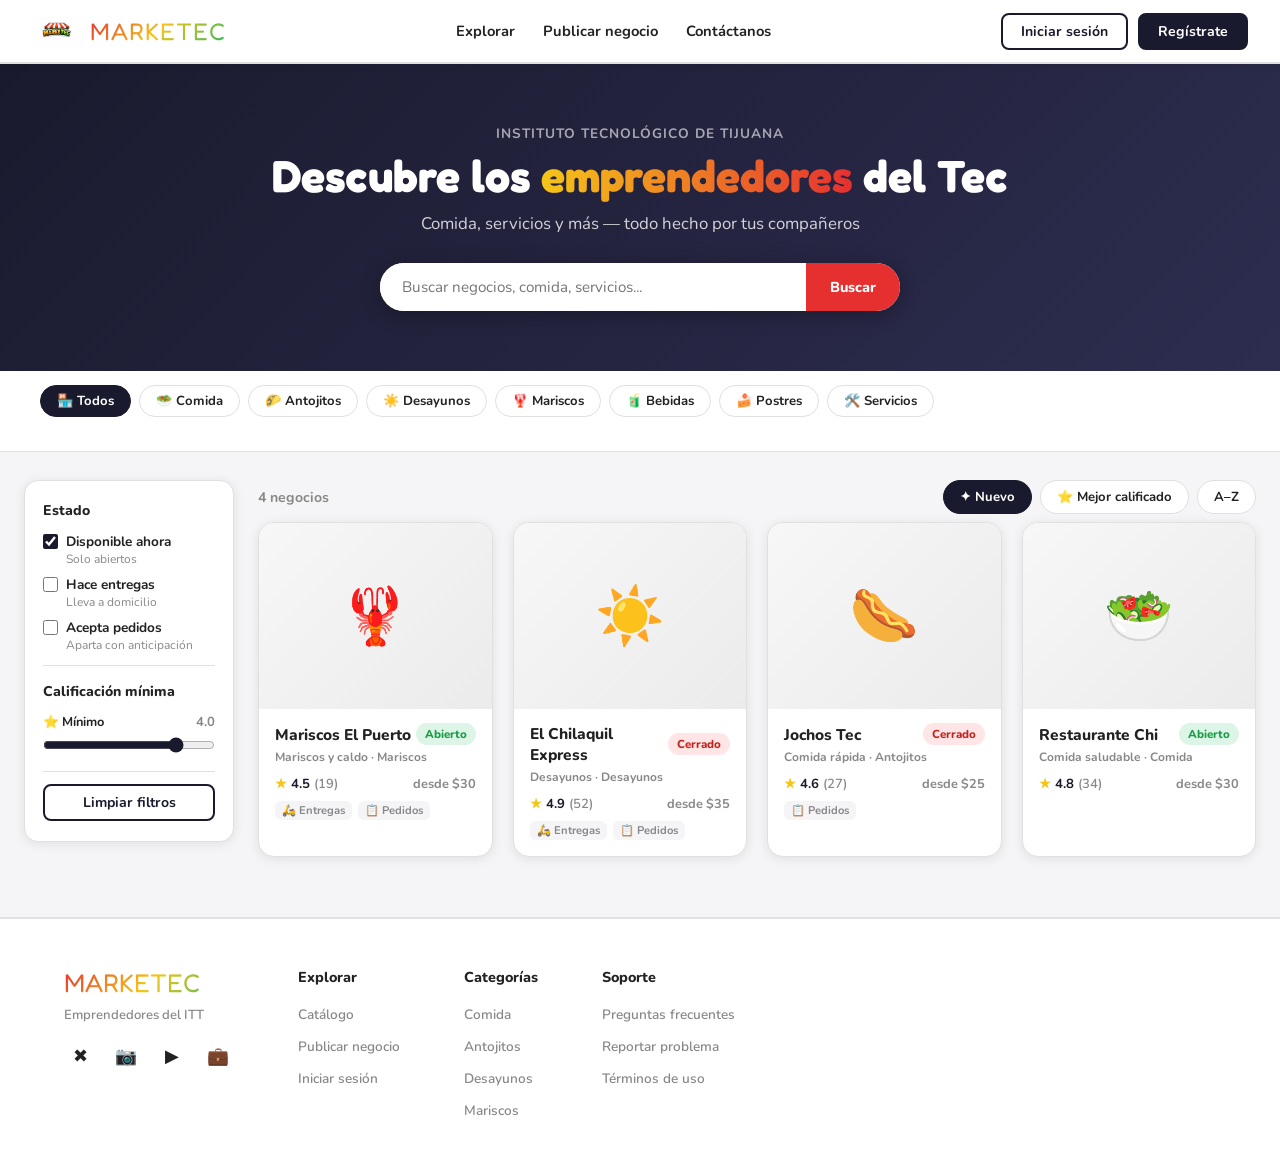
<file: index.html>
<!DOCTYPE html>
<html lang="es">
<head>
  <meta charset="UTF-8"/>
  <meta name="viewport" content="width=device-width, initial-scale=1.0"/>
  <title>MarkeTec — Emprendedores del ITT</title>
  <link rel="stylesheet" href="marketec.css"/>
  <style>
    .hero {
      background:linear-gradient(135deg,var(--dark) 0%,#2d2d50 100%);
      color:white; padding:60px 40px; text-align:center; margin-bottom:0;
    }
    .hero-title { font-family:'Fredoka One',cursive; font-size:2.8rem; line-height:1.1; margin-bottom:12px; }
    .hero-title span { background:linear-gradient(90deg,var(--yellow),var(--red)); -webkit-background-clip:text; -webkit-text-fill-color:transparent; background-clip:text; }
    .hero-sub { font-size:1.05rem; opacity:.8; margin-bottom:28px; }
    .hero-search {
      display:flex; max-width:520px; margin:0 auto; background:white;
      border-radius:50px; overflow:hidden; box-shadow:0 4px 20px rgba(0,0,0,.3);
    }
    .hero-search input {
      flex:1; padding:14px 22px; border:none; outline:none;
      font-family:'Nunito',sans-serif; font-size:.95rem; color:var(--text);
    }
    .hero-search button {
      background:var(--red); color:white; border:none; padding:14px 24px;
      cursor:pointer; font-family:'Nunito',sans-serif; font-weight:800; font-size:.9rem;
      transition:background .18s;
    }
    .hero-search button:hover { background:#c0251f; }

    .page { display:flex; max-width:1400px; margin:0 auto; padding:28px 24px 60px; gap:24px; }

    /* Sidebar */
    .sidebar { width:210px; flex-shrink:0; }
    .filter-card { background:var(--white); border-radius:14px; padding:20px 18px; box-shadow:var(--shadow); border:1.5px solid var(--border); }
    .filter-title { font-weight:800; font-size:.88rem; margin-bottom:12px; margin-top:16px; }
    .filter-title:first-child { margin-top:0; }
    .filter-divider { border:none; border-top:1.5px solid var(--border); margin:12px 0 4px; }
    .filter-check label { display:flex; align-items:flex-start; gap:8px; cursor:pointer; margin-bottom:8px; }
    .filter-check input { accent-color:var(--dark); margin-top:2px; width:15px; height:15px; flex-shrink:0; }
    .fc-label { font-weight:700; font-size:.85rem; }
    .fc-desc  { font-size:.75rem; color:var(--muted); }

    /* Main */
    .main { flex:1; min-width:0; }
    .toolbar { display:flex; align-items:center; justify-content:space-between; margin-bottom:8px; gap:16px; }
    .toolbar-left { display:flex; align-items:center; gap:12px; }
    .results-count { font-size:.88rem; color:var(--muted); font-weight:700; }
    .sort-pills { display:flex; gap:8px; flex-wrap:wrap; }
    .sort-pill {
      display:flex; align-items:center; gap:5px; padding:7px 16px; border-radius:20px;
      border:1.5px solid var(--border); background:var(--white);
      font-family:'Nunito',sans-serif; font-weight:700; font-size:.82rem;
      cursor:pointer; transition:all .18s; color:var(--text);
    }
    .sort-pill:hover { border-color:#999; }
    .sort-pill.active { background:var(--dark); color:white; border-color:var(--dark); }

    /* Grid */
    .biz-grid { display:grid; grid-template-columns:repeat(auto-fill,minmax(230px,1fr)); gap:20px; }
    .biz-card {
      background:var(--white); border-radius:16px; overflow:hidden;
      border:1.5px solid var(--border); box-shadow:var(--shadow);
      cursor:pointer; transition:transform .2s, box-shadow .2s;
      animation:fadeUp .4s ease both;
    }
    .biz-card:hover { transform:translateY(-4px); box-shadow:0 8px 28px rgba(0,0,0,.14); }
    .biz-thumb {
      width:100%; aspect-ratio:1/.8;
      display:flex; align-items:center; justify-content:center;
      font-size:3.5rem; background:linear-gradient(135deg,#f7f7f7,#ebebeb);
    }
    .biz-info { padding:14px 16px 16px; }
    .biz-top { display:flex; align-items:center; justify-content:space-between; margin-bottom:4px; }
    .biz-name { font-weight:800; font-size:.97rem; }
    .biz-cat  { font-size:.75rem; color:var(--muted); font-weight:700; }
    .biz-meta { display:flex; align-items:center; justify-content:space-between; margin-top:10px; }
    .biz-rating { font-size:.82rem; font-weight:700; color:var(--dark); }
    .biz-rating .star { color:var(--yellow); }
    .biz-status { font-size:.72rem; font-weight:800; padding:3px 9px; border-radius:20px; }
    .status-open   { background:#dcf5e7; color:#1a9c47; }
    .status-closed { background:#ffe5e5; color:#c0251f; }
    .biz-tags { display:flex; gap:6px; flex-wrap:wrap; margin-top:8px; }
    .biz-tag { background:var(--gray-bg); border-radius:6px; font-size:.7rem; font-weight:700; padding:2px 7px; color:var(--muted); }

    @keyframes fadeUp { from{opacity:0;transform:translateY(18px)} to{opacity:1;transform:translateY(0)} }
    .biz-card:nth-child(1){animation-delay:.05s}
    .biz-card:nth-child(2){animation-delay:.10s}
    .biz-card:nth-child(3){animation-delay:.15s}
    .biz-card:nth-child(4){animation-delay:.20s}
    .biz-card:nth-child(5){animation-delay:.25s}
    .biz-card:nth-child(6){animation-delay:.30s}
  </style>
</head>
<body>

<!-- NAVBAR -->
<nav>
  <a href="index.html" class="logo">
    <img src="marketeclogo1.png" class="logo-icon" alt="MarkeTec" onerror="this.style.display='none'">
    <span class="logo-text">MARKETEC</span>
  </a>
  <ul class="nav-links">
    <li><a href="index.html">Explorar</a></li>
    <li><a href="registro.html">Publicar negocio</a></li>
    <li><a href="auth.html">Contáctanos</a></li>
  </ul>
  <div class="nav-actions"><!-- renderNav() lo llena --></div>
</nav>

<!-- HERO -->
<div class="hero">
  <p style="font-size:.85rem;opacity:.6;margin-bottom:8px;font-weight:700;letter-spacing:1px;text-transform:uppercase">Instituto Tecnológico de Tijuana</p>
  <h1 class="hero-title">Descubre los <span>emprendedores</span> del Tec</h1>
  <p class="hero-sub">Comida, servicios y más — todo hecho por tus compañeros</p>
  <div class="hero-search">
    <input id="heroSearch" type="text" placeholder="Buscar negocios, comida, servicios..."/>
    <button onclick="applyHeroSearch()">Buscar</button>
  </div>
</div>

<!-- CATEGORÍAS -->
<div style="background:var(--white);border-bottom:1.5px solid var(--border);padding:14px 40px;">
  <div class="cat-chips" id="catChips">
    <button class="cat-chip active" data-cat="">🏪 Todos</button>
    <button class="cat-chip" data-cat="Comida">🥗 Comida</button>
    <button class="cat-chip" data-cat="Antojitos">🌮 Antojitos</button>
    <button class="cat-chip" data-cat="Desayunos">☀️ Desayunos</button>
    <button class="cat-chip" data-cat="Mariscos">🦞 Mariscos</button>
    <button class="cat-chip" data-cat="Bebidas">🧃 Bebidas</button>
    <button class="cat-chip" data-cat="Postres">🍰 Postres</button>
    <button class="cat-chip" data-cat="Servicios">🛠️ Servicios</button>
  </div>
</div>

<!-- PAGE -->
<div class="page">

  <!-- SIDEBAR -->
  <aside class="sidebar">
    <div class="filter-card">
      <div class="filter-title">Estado</div>
      <div class="filter-check">
        <label><input type="checkbox" id="fDisponible" checked/>
          <div><div class="fc-label">Disponible ahora</div><div class="fc-desc">Solo abiertos</div></div>
        </label>
      </div>
      <div class="filter-check">
        <label><input type="checkbox" id="fEntregas"/>
          <div><div class="fc-label">Hace entregas</div><div class="fc-desc">Lleva a domicilio</div></div>
        </label>
      </div>
      <div class="filter-check">
        <label><input type="checkbox" id="fPedidos"/>
          <div><div class="fc-label">Acepta pedidos</div><div class="fc-desc">Aparta con anticipación</div></div>
        </label>
      </div>

      <hr class="filter-divider"/>
      <div class="filter-title">Calificación mínima</div>
      <div style="display:flex;justify-content:space-between;align-items:center;margin-bottom:6px">
        <span style="font-size:.8rem;font-weight:700">⭐ Mínimo</span>
        <span id="ratingVal" style="font-size:.82rem;color:var(--muted);font-weight:700">4.0</span>
      </div>
      <input type="range" id="fRating" min="0" max="5" step="0.5" value="4" style="width:100%;accent-color:var(--dark)"/>

      <hr class="filter-divider"/>
      <button class="btn-outline" style="width:100%;margin-top:8px" onclick="resetFilters()">Limpiar filtros</button>
    </div>
  </aside>

  <!-- MAIN -->
  <main class="main">
    <div class="toolbar">
      <div class="toolbar-left">
        <span class="results-count" id="resultsCount">Cargando...</span>
      </div>
      <div class="sort-pills">
        <button class="sort-pill active" data-sort="nuevo">✦ Nuevo</button>
        <button class="sort-pill" data-sort="rating">⭐ Mejor calificado</button>
        <button class="sort-pill" data-sort="nombre">A–Z</button>
      </div>
    </div>

    <div class="biz-grid" id="bizGrid"></div>
    <div class="empty-state" id="emptyState" style="display:none">
      <div class="empty-icon">🔍</div>
      <p>No encontramos negocios con esos filtros</p>
      <button class="btn-outline" style="margin-top:14px" onclick="resetFilters()">Ver todos</button>
    </div>
  </main>
</div>

<!-- FOOTER -->
<footer>
  <div class="footer-inner">
    <div class="footer-brand">
      <div class="footer-logo-text">MARKETEC</div>
      <p style="font-size:.82rem;color:var(--muted);margin-top:8px;font-weight:600">Emprendedores del ITT</p>
      <div class="social-icons">
        <a href="#">✖</a><a href="#">📷</a><a href="#">▶</a><a href="#">💼</a>
      </div>
    </div>
    <div class="footer-cols">
      <div class="footer-col">
        <h4>Explorar</h4>
        <ul>
          <li><a href="index.html">Catálogo</a></li>
          <li><a href="registro.html">Publicar negocio</a></li>
          <li><a href="auth.html">Iniciar sesión</a></li>
        </ul>
      </div>
      <div class="footer-col">
        <h4>Categorías</h4>
        <ul>
          <li><a href="#" onclick="filterCat('Comida')">Comida</a></li>
          <li><a href="#" onclick="filterCat('Antojitos')">Antojitos</a></li>
          <li><a href="#" onclick="filterCat('Desayunos')">Desayunos</a></li>
          <li><a href="#" onclick="filterCat('Mariscos')">Mariscos</a></li>
        </ul>
      </div>
      <div class="footer-col">
        <h4>Soporte</h4>
        <ul>
          <li><a href="#">Preguntas frecuentes</a></li>
          <li><a href="#">Reportar problema</a></li>
          <li><a href="#">Términos de uso</a></li>
        </ul>
      </div>
    </div>
  </div>
</footer>

<script src="marketec.js"></script>
<script>
  let currentCat  = '';
  let currentSort = 'nuevo';
  let searchQuery = '';

  function getFilters() {
    return {
      disponible: document.getElementById('fDisponible').checked,
      entregas:   document.getElementById('fEntregas').checked,
      pedidos:    document.getElementById('fPedidos').checked,
      rating:     parseFloat(document.getElementById('fRating').value),
    };
  }

  function renderGrid() {
    let negocios = MT.Negocios.getAprobados();

    // Búsqueda
    if (searchQuery) {
      const q = searchQuery.toLowerCase();
      negocios = negocios.filter(n =>
        n.nombre.toLowerCase().includes(q) ||
        n.tipo.toLowerCase().includes(q) ||
        n.descripcion.toLowerCase().includes(q) ||
        (n.menu||[]).some(m => m.nombre.toLowerCase().includes(q))
      );
    }

    // Categoría
    if (currentCat) negocios = negocios.filter(n => n.categoria === currentCat);

    // Filtros
    const f = getFilters();
    if (f.disponible) negocios = negocios.filter(n => n.disponible);
    if (f.entregas)   negocios = negocios.filter(n => n.hace_entregas);
    if (f.pedidos)    negocios = negocios.filter(n => n.acepta_pedidos);
    negocios = negocios.filter(n => n.calificacion >= f.rating);

    // Orden
    if (currentSort === 'rating') negocios.sort((a,b) => b.calificacion - a.calificacion);
    else if (currentSort === 'nombre') negocios.sort((a,b) => a.nombre.localeCompare(b.nombre));
    else negocios.sort((a,b) => b.id - a.id);

    const grid  = document.getElementById('bizGrid');
    const empty = document.getElementById('emptyState');
    const count = document.getElementById('resultsCount');

    count.textContent = `${negocios.length} negocio${negocios.length !== 1 ? 's' : ''}`;

    if (!negocios.length) {
      grid.innerHTML = ''; empty.style.display = 'block'; return;
    }
    empty.style.display = 'none';

    grid.innerHTML = negocios.map((n, i) => {
      const abierto = n.disponible && MT.Utils.estaAbierto(n.horario);
      const tags = [];
      if (n.hace_entregas)   tags.push('🛵 Entregas');
      if (n.acepta_pedidos)  tags.push('📋 Pedidos');

      return `
        <div class="biz-card" style="animation-delay:${i * 0.05}s" onclick="location.href='negocio.html?id=${n.id}'">
          <div class="biz-thumb">${n.emoji}</div>
          <div class="biz-info">
            <div class="biz-top">
              <div class="biz-name">${n.nombre}</div>
              <span class="biz-status ${abierto ? 'status-open' : 'status-closed'}">${abierto ? 'Abierto' : 'Cerrado'}</span>
            </div>
            <div class="biz-cat">${n.tipo} · ${n.categoria}</div>
            <div class="biz-meta">
              <span class="biz-rating"><span class="star">★</span> ${n.calificacion} <span style="color:var(--muted);font-weight:600">(${n.total_resenas})</span></span>
              <span style="font-size:.8rem;color:var(--muted);font-weight:700">desde $${Math.min(...n.menu.map(m=>m.precio))}</span>
            </div>
            ${tags.length ? `<div class="biz-tags">${tags.map(t=>`<span class="biz-tag">${t}</span>`).join('')}</div>` : ''}
          </div>
        </div>`;
    }).join('');
  }

  function filterCat(cat) {
    currentCat = cat;
    document.querySelectorAll('.cat-chip').forEach(c => {
      c.classList.toggle('active', c.dataset.cat === cat);
    });
    renderGrid();
  }

  function resetFilters() {
    currentCat = ''; currentSort = 'nuevo'; searchQuery = '';
    document.getElementById('heroSearch').value = '';
    document.querySelectorAll('.cat-chip').forEach(c => c.classList.toggle('active', c.dataset.cat === ''));
    document.querySelectorAll('.sort-pill').forEach(p => p.classList.toggle('active', p.dataset.sort === 'nuevo'));
    document.getElementById('fDisponible').checked = false;
    document.getElementById('fEntregas').checked = false;
    document.getElementById('fPedidos').checked = false;
    document.getElementById('fRating').value = 0;
    document.getElementById('ratingVal').textContent = '0.0';
    renderGrid();
  }

  function applyHeroSearch() {
    searchQuery = document.getElementById('heroSearch').value.trim();
    renderGrid();
    document.querySelector('.page').scrollIntoView({ behavior: 'smooth' });
  }

  // Eventos
  document.querySelectorAll('.cat-chip').forEach(c => c.addEventListener('click', () => filterCat(c.dataset.cat)));
  document.querySelectorAll('.sort-pill').forEach(p => p.addEventListener('click', () => {
    currentSort = p.dataset.sort;
    document.querySelectorAll('.sort-pill').forEach(x => x.classList.remove('active'));
    p.classList.add('active');
    renderGrid();
  }));
  document.getElementById('fRating').addEventListener('input', function() {
    document.getElementById('ratingVal').textContent = parseFloat(this.value).toFixed(1);
    renderGrid();
  });
  ['fDisponible','fEntregas','fPedidos'].forEach(id => {
    document.getElementById(id).addEventListener('change', renderGrid);
  });
  document.getElementById('heroSearch').addEventListener('keydown', e => { if(e.key==='Enter') applyHeroSearch(); });

  renderGrid();
</script>
</body>
</html>
</file>
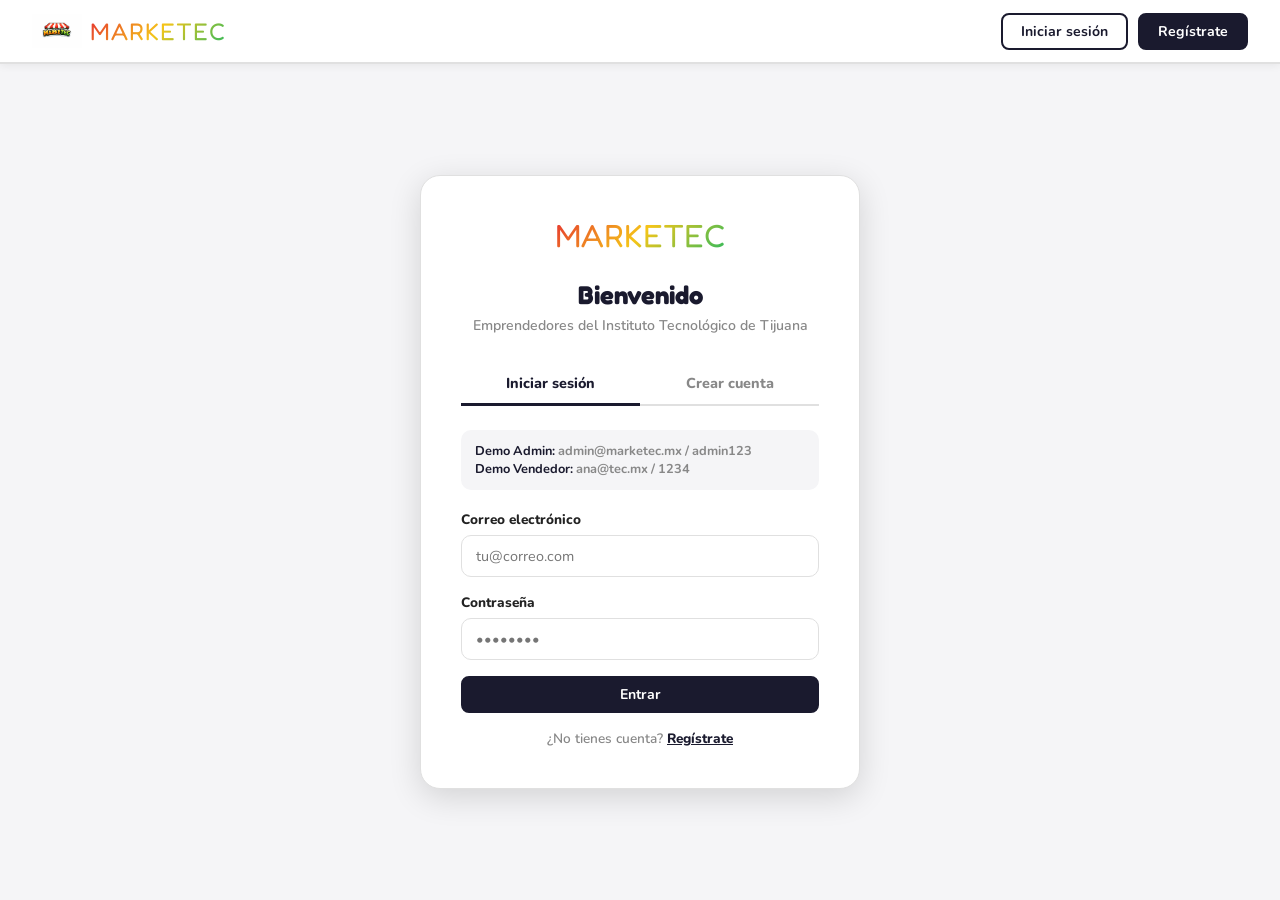
<file: admin.html>
<!DOCTYPE html>
<html lang="es">
<head>
  <meta charset="UTF-8"/>
  <meta name="viewport" content="width=device-width, initial-scale=1.0"/>
  <title>MarkeTec — Admin</title>
  <link rel="stylesheet" href="marketec.css"/>
  <style>
    body { display:flex; flex-direction:column; min-height:100vh; }
    .admin-layout { flex:1; display:flex; }

    /* Sidebar */
    .admin-nav { width:220px; background:var(--dark); flex-shrink:0; padding:28px 0; }
    .admin-nav-logo { font-family:'Fredoka One',cursive; font-size:1.3rem; color:white; padding:0 22px 24px; border-bottom:1px solid rgba(255,255,255,.1); margin-bottom:16px; }
    .admin-nav-logo span { opacity:.5; font-family:'Nunito',sans-serif; font-size:.75rem; font-weight:700; display:block; margin-top:2px; }
    .admin-nav-item { display:flex; align-items:center; gap:10px; padding:12px 22px; color:rgba(255,255,255,.65); font-weight:700; font-size:.88rem; cursor:pointer; transition:all .18s; }
    .admin-nav-item:hover { color:white; background:rgba(255,255,255,.08); }
    .admin-nav-item.active { color:white; background:rgba(255,255,255,.12); border-right:3px solid var(--yellow); }
    .admin-nav-badge { background:var(--red); color:white; font-size:.7rem; font-weight:800; padding:1px 7px; border-radius:20px; margin-left:auto; }

    /* Main */
    .admin-main { flex:1; padding:32px; overflow-x:auto; }
    .admin-view { display:none; }
    .admin-view.active { display:block; }
    .admin-title { font-family:'Fredoka One',cursive; font-size:1.8rem; color:var(--dark); margin-bottom:24px; }

    /* Stats */
    .stats-row { display:grid; grid-template-columns:repeat(4,1fr); gap:16px; margin-bottom:28px; }
    .stat-card { background:var(--white); border-radius:14px; padding:20px; border:1.5px solid var(--border); box-shadow:var(--shadow); }
    .stat-num { font-family:'Fredoka One',cursive; font-size:2.2rem; color:var(--dark); }
    .stat-lbl { font-size:.8rem; font-weight:700; color:var(--muted); margin-top:4px; }
    .stat-delta { font-size:.8rem; font-weight:700; margin-top:6px; }

    /* Pendientes */
    .pendiente-card { background:var(--white); border-radius:16px; padding:22px; border:1.5px solid var(--border); box-shadow:var(--shadow); margin-bottom:14px; display:flex; align-items:flex-start; gap:16px; }
    .pend-emoji { font-size:2.5rem; flex-shrink:0; }
    .pend-info  { flex:1; }
    .pend-name  { font-weight:800; font-size:1rem; margin-bottom:4px; }
    .pend-meta  { font-size:.83rem; color:var(--muted); font-weight:600; margin-bottom:8px; }
    .pend-desc  { font-size:.85rem; color:var(--text); line-height:1.5; margin-bottom:12px; }
    .pend-actions { display:flex; gap:8px; flex-wrap:wrap; }

    @media(max-width:900px) {
      .admin-nav { display:none; }
      .stats-row { grid-template-columns:1fr 1fr; }
    }
  </style>
</head>
<body>
<nav>
  <a href="index.html" class="logo">
    <img src="marketec logo 1.png" class="logo-icon" alt="" onerror="this.style.display='none'">
    <span class="logo-text">MARKETEC</span>
  </a>
  <ul class="nav-links"><li><a href="index.html">Ver sitio</a></li></ul>
  <div class="nav-actions"></div>
</nav>

<div class="admin-layout">
  <!-- SIDEBAR NAV -->
  <aside class="admin-nav">
    <div class="admin-nav-logo">MARKETEC<span>Panel Admin</span></div>
    <div class="admin-nav-item active" onclick="showView('dashboard')">📊 Dashboard</div>
    <div class="admin-nav-item" onclick="showView('pendientes')" id="navPend">
      ⏳ Pendientes
      <span class="admin-nav-badge" id="pendBadge">0</span>
    </div>
    <div class="admin-nav-item" onclick="showView('negocios')">🏪 Negocios</div>
    <div class="admin-nav-item" onclick="showView('usuarios')">👥 Usuarios</div>
    <div class="admin-nav-item" onclick="showView('resenas')">⭐ Reseñas</div>
    <div class="admin-nav-item" onclick="showView('pedidos')">📋 Pedidos</div>
  </aside>

  <!-- MAIN CONTENT -->
  <main class="admin-main">

    <!-- DASHBOARD -->
    <div class="admin-view active" id="view-dashboard">
      <div class="admin-title">📊 Dashboard</div>
      <div class="stats-row">
        <div class="stat-card"><div class="stat-num" id="dNegocios">—</div><div class="stat-lbl">Negocios aprobados</div></div>
        <div class="stat-card"><div class="stat-num" id="dPendientes">—</div><div class="stat-lbl">En revisión</div></div>
        <div class="stat-card"><div class="stat-num" id="dUsuarios">—</div><div class="stat-lbl">Usuarios registrados</div></div>
        <div class="stat-card"><div class="stat-num" id="dResenas">—</div><div class="stat-lbl">Reseñas totales</div></div>
      </div>

      <!-- Pendientes rápidos -->
      <div class="section-title">⏳ Nuevas solicitudes</div>
      <div id="quickPendientes"></div>
    </div>

    <!-- PENDIENTES -->
    <div class="admin-view" id="view-pendientes">
      <div class="admin-title">⏳ Negocios pendientes de revisión</div>
      <div id="pendientesList"></div>
    </div>

    <!-- NEGOCIOS -->
    <div class="admin-view" id="view-negocios">
      <div class="admin-title">🏪 Todos los negocios</div>
      <div class="card">
        <div class="card-body" style="padding:0;overflow-x:auto">
          <table class="mt-table" id="negociosTable">
            <thead><tr>
              <th>Negocio</th><th>Categoría</th><th>Estado</th>
              <th>Calificación</th><th>Disponible</th><th>Acciones</th>
            </tr></thead>
            <tbody id="negociosTbody"></tbody>
          </table>
        </div>
      </div>
    </div>

    <!-- USUARIOS -->
    <div class="admin-view" id="view-usuarios">
      <div class="admin-title">👥 Usuarios</div>
      <div class="card">
        <div class="card-body" style="padding:0;overflow-x:auto">
          <table class="mt-table">
            <thead><tr><th>Nombre</th><th>Email</th><th>Rol</th><th>Fecha</th><th>Acciones</th></tr></thead>
            <tbody id="usuariosTbody"></tbody>
          </table>
        </div>
      </div>
    </div>

    <!-- RESEÑAS -->
    <div class="admin-view" id="view-resenas">
      <div class="admin-title">⭐ Reseñas</div>
      <div id="resenasList"></div>
    </div>

    <!-- PEDIDOS -->
    <div class="admin-view" id="view-pedidos">
      <div class="admin-title">📋 Pedidos</div>
      <div class="card">
        <div class="card-body" style="padding:0;overflow-x:auto">
          <table class="mt-table">
            <thead><tr><th>#</th><th>Negocio</th><th>Items</th><th>Total</th><th>Estado</th><th>Fecha</th></tr></thead>
            <tbody id="pedidosTbody"></tbody>
          </table>
        </div>
      </div>
    </div>

  </main>
</div>

<script src="marketec.js"></script>
<script>
  // Guard
  const user = MT.Auth.current();
  if (!user || user.rol !== 'admin') window.location.href = 'auth.html';

  function showView(v) {
    document.querySelectorAll('.admin-view').forEach(el => el.classList.remove('active'));
    document.querySelectorAll('.admin-nav-item').forEach(el => el.classList.remove('active'));
    document.getElementById('view-' + v).classList.add('active');
    // Find nav item
    document.querySelectorAll('.admin-nav-item').forEach(el => {
      if (el.getAttribute('onclick') && el.getAttribute('onclick').includes(v)) el.classList.add('active');
    });
    if (v === 'pendientes') renderPendientes();
    else if (v === 'negocios') renderNegocios();
    else if (v === 'usuarios') renderUsuarios();
    else if (v === 'resenas')  renderResenas();
    else if (v === 'pedidos')  renderPedidos();
    else renderDashboard();
  }

  function renderDashboard() {
    const negs  = MT.Negocios.getAll();
    const pends = negs.filter(n => n.estado === 'pendiente');
    const users = MT.Usuarios.getAll();
    const res   = MT.Resenas.getAll();

    document.getElementById('dNegocios').textContent   = negs.filter(n=>n.estado==='aprobado').length;
    document.getElementById('dPendientes').textContent = pends.length;
    document.getElementById('dUsuarios').textContent   = users.length;
    document.getElementById('dResenas').textContent    = res.length;
    document.getElementById('pendBadge').textContent   = pends.length;

    const el = document.getElementById('quickPendientes');
    if (!pends.length) { el.innerHTML = '<div class="empty-state"><div class="empty-icon">✅</div><p>No hay solicitudes pendientes</p></div>'; return; }
    el.innerHTML = pends.map(n => pendCard(n)).join('');
  }

  function pendCard(n) {
    return `
      <div class="pendiente-card">
        <div class="pend-emoji">${n.emoji}</div>
        <div class="pend-info">
          <div class="pend-name">${n.nombre}</div>
          <div class="pend-meta">${n.tipo} · ${n.categoria} · ${n.fecha_registro||''}</div>
          <div class="pend-desc">${n.descripcion}</div>
          <div style="font-size:.82rem;color:var(--muted);margin-bottom:10px">📍 ${n.direccion} · 📞 ${n.telefono}</div>
          <div class="pend-actions">
            <button class="btn-solid btn-green btn-sm" onclick="aprobar(${n.id})">✓ Aprobar</button>
            <button class="btn-solid btn-red btn-sm" onclick="rechazar(${n.id})">✕ Rechazar</button>
            <a href="negocio.html?id=${n.id}" class="btn-outline btn-sm" style="text-decoration:none" target="_blank">👁️ Ver</a>
          </div>
        </div>
      </div>`;
  }

  function renderPendientes() {
    const pends = MT.Negocios.getPendientes();
    document.getElementById('pendientesList').innerHTML = pends.length
      ? pends.map(n => pendCard(n)).join('')
      : '<div class="empty-state"><div class="empty-icon">✅</div><p>No hay solicitudes pendientes</p></div>';
  }

  function aprobar(id) {
    MT.Negocios.aprobar(id);
    MT.Utils.toast('Negocio aprobado ✓');
    renderDashboard();
    renderPendientes();
    document.getElementById('pendBadge').textContent = MT.Negocios.getPendientes().length;
  }

  function rechazar(id) {
    if (!confirm('¿Rechazar este negocio?')) return;
    MT.Negocios.rechazar(id);
    MT.Utils.toast('Negocio rechazado', 'error');
    renderDashboard();
    renderPendientes();
    document.getElementById('pendBadge').textContent = MT.Negocios.getPendientes().length;
  }

  function renderNegocios() {
    const negs = MT.Negocios.getAll();
    const estadoClass = { aprobado:'badge-green', pendiente:'badge-yellow', rechazado:'badge-red' };
    document.getElementById('negociosTbody').innerHTML = negs.map(n => `
      <tr>
        <td><strong>${n.emoji} ${n.nombre}</strong><br><span style="font-size:.78rem;color:var(--muted)">${n.tipo}</span></td>
        <td>${n.categoria}</td>
        <td><span class="badge ${estadoClass[n.estado]||'badge-gray'}">${n.estado}</span></td>
        <td>⭐ ${n.calificacion} (${n.total_resenas})</td>
        <td><span class="badge ${n.disponible?'badge-green':'badge-gray'}">${n.disponible?'Sí':'No'}</span></td>
        <td style="display:flex;gap:6px;flex-wrap:wrap">
          ${n.estado!=='aprobado' ? `<button class="btn-outline btn-sm" onclick="aprobar(${n.id})">✓ Aprobar</button>` : ''}
          <a href="negocio.html?id=${n.id}" class="btn-outline btn-sm" style="text-decoration:none" target="_blank">👁️ Ver</a>
          <button class="btn-solid btn-red btn-sm" onclick="eliminarNeg(${n.id})">🗑️</button>
        </td>
      </tr>`).join('');
  }

  function eliminarNeg(id) {
    if (!confirm('¿Eliminar este negocio? Esta acción es irreversible.')) return;
    MT.Negocios.eliminar(id);
    renderNegocios();
    MT.Utils.toast('Negocio eliminado', 'error');
  }

  function renderUsuarios() {
    const users = MT.Usuarios.getAll();
    const rolBadge = { admin:'badge-red', emprendedor:'badge-yellow', cliente:'badge-gray' };
    document.getElementById('usuariosTbody').innerHTML = users.map(u => `
      <tr>
        <td><strong>${u.avatar||'👤'} ${u.nombre}</strong></td>
        <td>${u.email}</td>
        <td><span class="badge ${rolBadge[u.rol]||'badge-gray'}">${u.rol}</span></td>
        <td>${u.fecha||''}</td>
        <td>${u.rol !== 'admin' ? `<button class="btn-solid btn-red btn-sm" onclick="eliminarUser(${u.id})">🗑️ Eliminar</button>` : '—'}</td>
      </tr>`).join('');
  }

  function eliminarUser(id) {
    if (!confirm('¿Eliminar este usuario?')) return;
    MT.Usuarios.eliminar(id);
    renderUsuarios();
    MT.Utils.toast('Usuario eliminado', 'error');
  }

  function renderResenas() {
    const res  = MT.Resenas.getAll();
    const negs = MT.Negocios.getAll();
    document.getElementById('resenasList').innerHTML = res.length
      ? res.slice().reverse().map(r => {
          const n = negs.find(x => x.id === r.negocio_id);
          return `
            <div class="card" style="margin-bottom:10px">
              <div class="card-body" style="padding:14px 18px;display:flex;align-items:flex-start;gap:12px">
                <div style="flex:1">
                  <div style="display:flex;justify-content:space-between;margin-bottom:4px">
                    <strong style="font-size:.9rem">${r.usuario}</strong>
                    <span style="color:var(--muted);font-size:.78rem">${r.fecha}</span>
                  </div>
                  <div style="color:var(--yellow);margin-bottom:4px">${'★'.repeat(r.calificacion)}${'☆'.repeat(5-r.calificacion)}</div>
                  <p style="font-size:.87rem;color:var(--muted)">${r.comentario}</p>
                  <p style="font-size:.78rem;color:var(--muted);margin-top:6px">Negocio: <strong>${n?n.nombre:'—'}</strong></p>
                </div>
                <button class="btn-solid btn-red btn-sm" onclick="eliminarResena(${r.id})">🗑️</button>
              </div>
            </div>`;
        }).join('')
      : '<div class="empty-state"><div class="empty-icon">⭐</div><p>Sin reseñas aún</p></div>';
  }

  function eliminarResena(id) {
    if (!confirm('¿Eliminar esta reseña?')) return;
    MT.Resenas.eliminar(id);
    renderResenas();
    MT.Utils.toast('Reseña eliminada', 'error');
  }

  function renderPedidos() {
    const pedidos = MT.Pedidos.getAll();
    const negs    = MT.Negocios.getAll();
    document.getElementById('pedidosTbody').innerHTML = pedidos.length
      ? pedidos.slice().reverse().map(p => {
          const n = negs.find(x => x.id === p.negocio_id);
          return `<tr>
            <td>#${p.id}</td>
            <td>${n ? n.nombre : '—'}</td>
            <td style="font-size:.82rem">${(p.items||[]).map(i=>i.nombre+'×'+i.cantidad).join(', ')}</td>
            <td><strong>$${p.total}</strong></td>
            <td><span class="badge ${p.estado==='pendiente'?'badge-yellow':'badge-green'}">${p.estado}</span></td>
            <td style="font-size:.82rem;color:var(--muted)">${new Date(p.fecha).toLocaleDateString('es-MX')}</td>
          </tr>`;
        }).join('')
      : '<tr><td colspan="6" style="text-align:center;color:var(--muted);padding:30px;font-weight:700">Sin pedidos aún</td></tr>';
  }

  // Init
  renderDashboard();
</script>
</body>
</html>
</file>
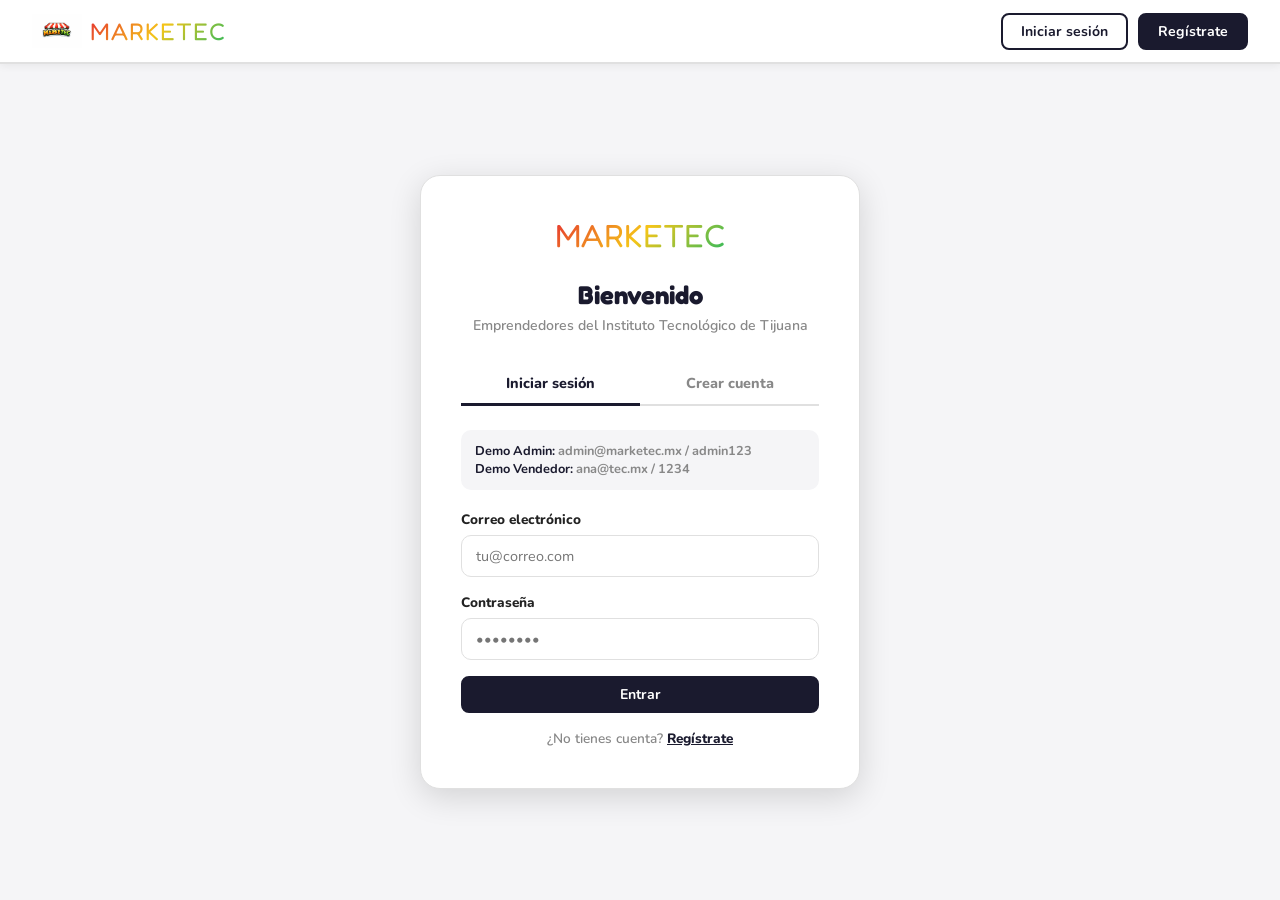
<file: auth.html>
<!DOCTYPE html>
<html lang="es">
<head>
  <meta charset="UTF-8"/>
  <meta name="viewport" content="width=device-width, initial-scale=1.0"/>
  <title>MarkeTec — Acceder</title>
  <link rel="stylesheet" href="marketec.css"/>
  <style>
    body { display:flex; flex-direction:column; min-height:100vh; }
    .auth-wrap { flex:1; display:flex; align-items:center; justify-content:center; padding:40px 20px; }
    .auth-box { background:var(--white); border-radius:20px; padding:40px; max-width:440px; width:100%; box-shadow:var(--shadow-lg); border:1.5px solid var(--border); animation:fadeUp .4s ease both; }
    .auth-logo { text-align:center; margin-bottom:24px; }
    .auth-logo-text { font-family:'Fredoka One',cursive; font-size:2rem; background:linear-gradient(135deg,var(--red),var(--yellow),var(--green)); -webkit-background-clip:text; -webkit-text-fill-color:transparent; background-clip:text; }
    .auth-title { font-family:'Fredoka One',cursive; font-size:1.6rem; color:var(--dark); margin-bottom:6px; text-align:center; }
    .auth-sub { color:var(--muted); font-size:.88rem; text-align:center; margin-bottom:28px; font-weight:600; }
    .auth-tabs { display:flex; border-bottom:2px solid var(--border); margin-bottom:24px; }
    .auth-tab { flex:1; padding:10px; text-align:center; font-weight:800; font-size:.9rem; cursor:pointer; color:var(--muted); border-bottom:3px solid transparent; margin-bottom:-2px; background:none; border-top:none; border-left:none; border-right:none; font-family:'Nunito',sans-serif; transition:all .18s; }
    .auth-tab.active { color:var(--dark); border-bottom-color:var(--dark); }
    .auth-pane { display:none; }
    .auth-pane.active { display:block; }
    .demo-hint { background:var(--gray-bg); border-radius:10px; padding:12px 14px; margin-bottom:20px; font-size:.8rem; font-weight:700; color:var(--muted); }
    .demo-hint strong { color:var(--dark); }
    @keyframes fadeUp { from{opacity:0;transform:translateY(18px)} to{opacity:1;transform:translateY(0)} }
  </style>
</head>
<body>
<nav>
  <a href="index.html" class="logo">
    <img src="marketec logo 1.png" class="logo-icon" alt="" onerror="this.style.display='none'">
    <span class="logo-text">MARKETEC</span>
  </a>
  <ul class="nav-links"></ul>
  <div class="nav-actions"></div>
</nav>

<div class="auth-wrap">
  <div class="auth-box">
    <div class="auth-logo"><span class="auth-logo-text">MARKETEC</span></div>
    <h2 class="auth-title" id="authTitle">Bienvenido</h2>
    <p class="auth-sub">Emprendedores del Instituto Tecnológico de Tijuana</p>

    <div class="auth-tabs">
      <button class="auth-tab active" id="tabLogin" onclick="switchTab('login')">Iniciar sesión</button>
      <button class="auth-tab" id="tabReg" onclick="switchTab('registro')">Crear cuenta</button>
    </div>

    <!-- LOGIN -->
    <div class="auth-pane active" id="paneLogin">
      <div class="demo-hint">
        <strong>Demo Admin:</strong> admin@marketec.mx / admin123<br>
        <strong>Demo Vendedor:</strong> ana@tec.mx / 1234
      </div>
      <div class="form-group">
        <label class="form-label">Correo electrónico</label>
        <input class="form-input" id="loginEmail" type="email" placeholder="tu@correo.com"/>
      </div>
      <div class="form-group">
        <label class="form-label">Contraseña</label>
        <input class="form-input" id="loginPass" type="password" placeholder="••••••••"/>
      </div>
      <div id="loginError" class="form-error" style="display:none;margin-bottom:12px"></div>
      <button class="btn-solid" style="width:100%" onclick="hacerLogin()">Entrar</button>
      <p style="text-align:center;margin-top:16px;font-size:.85rem;color:var(--muted);font-weight:600">¿No tienes cuenta? <a href="#" onclick="switchTab('registro')" style="color:var(--dark);font-weight:800">Regístrate</a></p>
    </div>

    <!-- REGISTRO -->
    <div class="auth-pane" id="paneRegistro">
      <div class="form-group">
        <label class="form-label">Nombre completo</label>
        <input class="form-input" id="regNombre" type="text" placeholder="Tu nombre"/>
      </div>
      <div class="form-group">
        <label class="form-label">Correo electrónico</label>
        <input class="form-input" id="regEmail" type="email" placeholder="tu@tec.mx"/>
      </div>
      <div class="form-group">
        <label class="form-label">Contraseña</label>
        <input class="form-input" id="regPass" type="password" placeholder="Mínimo 4 caracteres"/>
      </div>
      <div class="form-group">
        <label class="form-label">¿Para qué quieres usar MarkeTec?</label>
        <select class="form-select" id="regRol">
          <option value="cliente">Explorar y comprar</option>
          <option value="emprendedor">Registrar mi negocio</option>
        </select>
      </div>
      <div id="regError" class="form-error" style="display:none;margin-bottom:12px"></div>
      <button class="btn-solid" style="width:100%" onclick="hacerRegistro()">Crear cuenta</button>
      <p style="text-align:center;margin-top:16px;font-size:.85rem;color:var(--muted);font-weight:600">¿Ya tienes cuenta? <a href="#" onclick="switchTab('login')" style="color:var(--dark);font-weight:800">Inicia sesión</a></p>
    </div>
  </div>
</div>

<script src="marketec.js"></script>
<script>
  // Redirect if already logged in
  const ya = MT.Auth.current();
  if (ya) window.location.href = ya.rol === 'admin' ? 'admin.html' : 'dashboard.html';

  // Tab from URL param
  const tab = new URLSearchParams(location.search).get('tab');
  if (tab === 'registro') switchTab('registro');

  function switchTab(t) {
    document.getElementById('paneLogin').classList.toggle('active', t === 'login');
    document.getElementById('paneRegistro').classList.toggle('active', t === 'registro');
    document.getElementById('tabLogin').classList.toggle('active', t === 'login');
    document.getElementById('tabReg').classList.toggle('active', t === 'registro');
    document.getElementById('authTitle').textContent = t === 'login' ? 'Bienvenido' : 'Crear cuenta';
  }

  function hacerLogin() {
    const email = document.getElementById('loginEmail').value.trim();
    const pass  = document.getElementById('loginPass').value;
    const err   = document.getElementById('loginError');
    const user  = MT.Auth.login(email, pass);
    if (!user) { err.textContent = 'Correo o contraseña incorrectos'; err.style.display = 'block'; return; }
    err.style.display = 'none';
    MT.Utils.toast('¡Bienvenido, ' + user.nombre.split(' ')[0] + '!');
    setTimeout(() => {
      window.location.href = user.rol === 'admin' ? 'admin.html' : (user.rol === 'emprendedor' ? 'dashboard.html' : 'index.html');
    }, 800);
  }

  function hacerRegistro() {
    const nombre = document.getElementById('regNombre').value.trim();
    const email  = document.getElementById('regEmail').value.trim();
    const pass   = document.getElementById('regPass').value;
    const rol    = document.getElementById('regRol').value;
    const err    = document.getElementById('regError');
    if (!nombre || !email || !pass) { err.textContent = 'Completa todos los campos'; err.style.display = 'block'; return; }
    if (pass.length < 4) { err.textContent = 'La contraseña debe tener al menos 4 caracteres'; err.style.display = 'block'; return; }
    const result = MT.Auth.register({ nombre, email, password: pass, rol, avatar: '👤' });
    if (result.error) { err.textContent = result.error; err.style.display = 'block'; return; }
    MT.Auth.login(email, pass);
    MT.Utils.toast('¡Cuenta creada!');
    setTimeout(() => {
      window.location.href = rol === 'emprendedor' ? 'registro.html' : 'index.html';
    }, 800);
  }

  // Enter key
  document.addEventListener('keydown', e => { if (e.key === 'Enter') { hacerLogin(); hacerRegistro(); } });
</script>
</body>
</html>
</file>
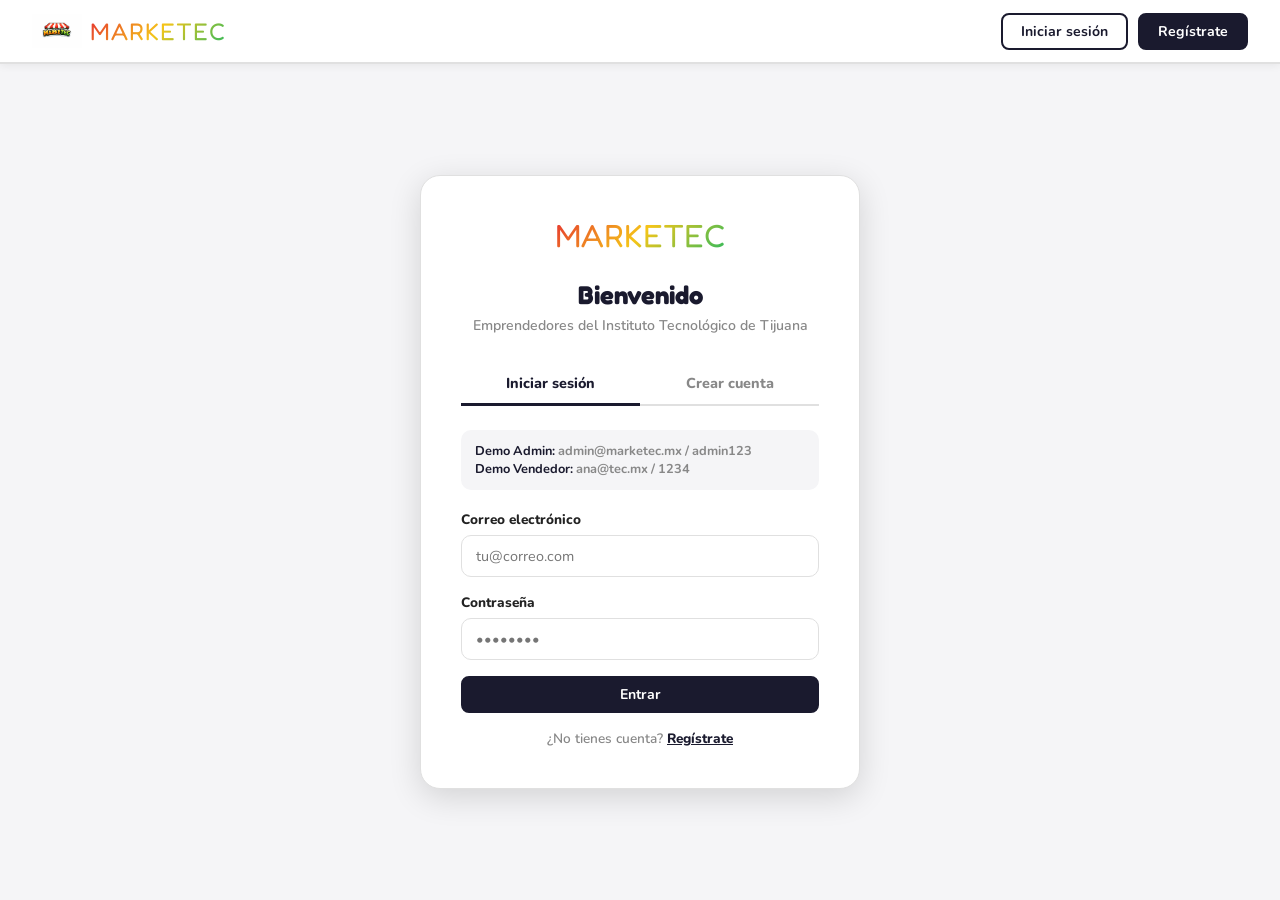
<file: dashboard.html>
<!DOCTYPE html>
<html lang="es">
<head>
  <meta charset="UTF-8"/>
  <meta name="viewport" content="width=device-width, initial-scale=1.0"/>
  <title>MarkeTec — Mi Panel</title>
  <link rel="stylesheet" href="marketec.css"/>
  <style>
    body { display:flex; flex-direction:column; min-height:100vh; }
    .dash-wrap { flex:1; max-width:960px; margin:0 auto; padding:32px 24px 60px; width:100%; }
    .dash-header { display:flex; align-items:center; justify-content:space-between; margin-bottom:32px; flex-wrap:wrap; gap:12px; }
    .dash-title  { font-family:'Fredoka One',cursive; font-size:1.8rem; color:var(--dark); }

    /* Stats */
    .stats-row { display:grid; grid-template-columns:repeat(4,1fr); gap:16px; margin-bottom:28px; }
    .stat-card { background:var(--white); border-radius:14px; padding:20px; border:1.5px solid var(--border); box-shadow:var(--shadow); text-align:center; }
    .stat-num { font-family:'Fredoka One',cursive; font-size:2rem; color:var(--dark); }
    .stat-lbl { font-size:.8rem; font-weight:700; color:var(--muted); margin-top:4px; }

    /* Status card */
    .status-card { background:var(--white); border-radius:16px; padding:22px 24px; border:1.5px solid var(--border); box-shadow:var(--shadow); margin-bottom:24px; display:flex; align-items:center; gap:20px; flex-wrap:wrap; }
    .status-emoji { font-size:3rem; }
    .status-info  { flex:1; }
    .status-name  { font-family:'Fredoka One',cursive; font-size:1.4rem; color:var(--dark); }
    .status-type  { color:var(--muted); font-size:.88rem; font-weight:700; margin-bottom:8px; }
    .status-actions { display:flex; gap:10px; flex-wrap:wrap; }

    /* Toggle switch */
    .toggle-wrap { display:flex; align-items:center; gap:10px; }
    .toggle { position:relative; width:52px; height:28px; }
    .toggle input { opacity:0; width:0; height:0; }
    .slider { position:absolute; cursor:pointer; inset:0; background:#ccc; border-radius:28px; transition:.3s; }
    .slider:before { content:''; position:absolute; height:20px; width:20px; left:4px; bottom:4px; background:white; border-radius:50%; transition:.3s; }
    input:checked + .slider { background:var(--green); }
    input:checked + .slider:before { transform:translateX(24px); }

    /* Section */
    .section { background:var(--white); border-radius:16px; border:1.5px solid var(--border); box-shadow:var(--shadow); margin-bottom:20px; }
    .section-hdr { display:flex; align-items:center; justify-content:space-between; padding:18px 22px; border-bottom:1.5px solid var(--border); cursor:pointer; }
    .section-hdr-title { font-family:'Fredoka One',cursive; font-size:1.05rem; color:var(--dark); }
    .section-body { padding:20px 22px; }

    /* Menú */
    .menu-row { display:flex; align-items:center; gap:10px; padding:10px; background:var(--gray-bg); border-radius:10px; margin-bottom:8px; }
    .menu-row-info { flex:1; }
    .menu-row-name { font-weight:800; font-size:.9rem; }
    .menu-row-desc { font-size:.78rem; color:var(--muted); }
    .menu-row-price{ font-weight:800; font-size:.9rem; color:var(--dark); }
    .menu-row-del  { background:none; border:none; color:var(--red); cursor:pointer; font-size:1rem; }
    .menu-add-row  { display:grid; grid-template-columns:1fr 90px auto; gap:8px; margin-top:10px; }

    /* Galería */
    .gal-grid { display:grid; grid-template-columns:repeat(auto-fill,minmax(120px,1fr)); gap:10px; margin-bottom:12px; }
    .gal-item { position:relative; aspect-ratio:1; border-radius:10px; overflow:hidden; border:1.5px solid var(--border); background:var(--gray-bg); display:flex; align-items:center; justify-content:center; font-size:1.8rem; }
    .gal-item img { width:100%; height:100%; object-fit:cover; }
    .gal-del { position:absolute; top:4px; right:4px; background:rgba(0,0,0,.6); color:white; border:none; border-radius:50%; width:22px; height:22px; font-size:.75rem; cursor:pointer; display:flex; align-items:center; justify-content:center; }

    /* Pedidos */
    .pedido-row { padding:12px; border-radius:10px; background:var(--gray-bg); margin-bottom:8px; }
    .pedido-hdr { display:flex; justify-content:space-between; align-items:center; margin-bottom:6px; }
    .pedido-id  { font-weight:800; font-size:.85rem; }
    .pedido-total { font-weight:800; color:var(--dark); }
    .pedido-items { font-size:.8rem; color:var(--muted); font-weight:600; }

    @media(max-width:700px) { .stats-row { grid-template-columns:1fr 1fr; } }
  </style>
</head>
<body>
<nav>
  <a href="index.html" class="logo">
    <img src="marketec logo 1.png" class="logo-icon" alt="" onerror="this.style.display='none'">
    <span class="logo-text">MARKETEC</span>
  </a>
  <ul class="nav-links"><li><a href="index.html">Ver catálogo</a></li></ul>
  <div class="nav-actions"></div>
</nav>

<div class="dash-wrap">
  <div class="dash-header">
    <div class="dash-title" id="dashTitle">Mi Panel</div>
    <a href="registro.html" class="btn-solid btn-green" style="text-decoration:none" id="btnNuevoNeg">+ Registrar negocio</a>
  </div>

  <!-- Sin negocio -->
  <div id="noNegocio" style="display:none" class="card">
    <div class="card-body" style="text-align:center;padding:60px 20px">
      <div style="font-size:3rem;margin-bottom:16px">🏪</div>
      <p style="font-weight:800;font-size:1.1rem;margin-bottom:8px">Aún no tienes un negocio registrado</p>
      <p style="color:var(--muted);font-size:.9rem;margin-bottom:20px">Registra tu negocio y empieza a llegar a los estudiantes del Tec</p>
      <a href="registro.html" class="btn-solid" style="text-decoration:none">Registrar mi negocio</a>
    </div>
  </div>

  <!-- Con negocio -->
  <div id="conNegocio" style="display:none">

    <!-- Estado del negocio -->
    <div class="status-card">
      <div class="status-emoji" id="negEmoji">🏪</div>
      <div class="status-info">
        <div class="status-name" id="negNombre">Negocio</div>
        <div class="status-type" id="negTipo">Tipo</div>
        <div style="margin-bottom:4px" id="negEstadoBadge"></div>
      </div>
      <div class="status-actions">
        <div class="toggle-wrap">
          <span style="font-weight:700;font-size:.88rem">Disponible</span>
          <label class="toggle">
            <input type="checkbox" id="toggleDisp" onchange="toggleDisponible()"/>
            <span class="slider"></span>
          </label>
        </div>
        <button class="btn-outline btn-sm" onclick="openEditModal()">✏️ Editar info</button>
        <a id="btnVerNeg" href="#" class="btn-outline btn-sm" style="text-decoration:none">👁️ Ver página</a>
      </div>
    </div>

    <!-- Stats -->
    <div class="stats-row">
      <div class="stat-card"><div class="stat-num" id="sRating">—</div><div class="stat-lbl">⭐ Calificación</div></div>
      <div class="stat-card"><div class="stat-num" id="sResenas">0</div><div class="stat-lbl">Reseñas</div></div>
      <div class="stat-card"><div class="stat-num" id="sMenu">0</div><div class="stat-lbl">Productos</div></div>
      <div class="stat-card"><div class="stat-num" id="sPedidos">0</div><div class="stat-lbl">Pedidos</div></div>
    </div>

    <!-- Menú -->
    <div class="section">
      <div class="section-hdr" onclick="toggleSection('secMenu')">
        <span class="section-hdr-title">🍽️ Menú</span>
        <span id="secMenuArrow">▼</span>
      </div>
      <div class="section-body" id="secMenu" style="display:none">
        <div id="menuList"></div>
        <div class="menu-add-row">
          <input class="form-input" id="mNombre" placeholder="Nombre del producto"/>
          <input class="form-input" id="mPrecio" type="number" placeholder="$Precio"/>
          <button class="btn-solid btn-sm" onclick="addMenuItem()">+</button>
        </div>
        <div style="margin-top:8px">
          <input class="form-input" id="mDesc" placeholder="Descripción (opcional)"/>
        </div>
      </div>
    </div>

    <!-- Galería -->
    <div class="section">
      <div class="section-hdr" onclick="toggleSection('secGal')">
        <span class="section-hdr-title">📷 Galería de fotos</span>
        <span id="secGalArrow">▼</span>
      </div>
      <div class="section-body" id="secGal" style="display:none">
        <div class="gal-grid" id="galGrid"></div>
        <div style="display:flex;gap:8px">
          <input class="form-input" id="galUrl" placeholder="https://... (URL de imagen)"/>
          <button class="btn-solid btn-sm" onclick="addGaleria()">+ Agregar</button>
        </div>
      </div>
    </div>

    <!-- Horario -->
    <div class="section">
      <div class="section-hdr" onclick="toggleSection('secHor')">
        <span class="section-hdr-title">📅 Horario</span>
        <span id="secHorArrow">▼</span>
      </div>
      <div class="section-body" id="secHor" style="display:none">
        <div id="horarioEdit"></div>
        <button class="btn-solid btn-sm" style="margin-top:12px" onclick="saveHorario()">Guardar horario</button>
      </div>
    </div>

    <!-- Pedidos -->
    <div class="section">
      <div class="section-hdr" onclick="toggleSection('secPed')">
        <span class="section-hdr-title">📋 Pedidos recientes</span>
        <span id="secPedArrow">▼</span>
      </div>
      <div class="section-body" id="secPed" style="display:none">
        <div id="pedidosList"></div>
      </div>
    </div>

    <!-- Reseñas -->
    <div class="section">
      <div class="section-hdr" onclick="toggleSection('secRes')">
        <span class="section-hdr-title">⭐ Reseñas</span>
        <span id="secResArrow">▼</span>
      </div>
      <div class="section-body" id="secRes" style="display:none">
        <div id="resenasList"></div>
      </div>
    </div>

  </div>
</div>

<!-- MODAL EDITAR -->
<div class="modal-overlay" id="editModal">
  <div class="modal-box">
    <div class="modal-title">✏️ Editar información</div>
    <div class="form-group"><label class="form-label">Nombre</label><input class="form-input" id="eNombre"/></div>
    <div class="form-group"><label class="form-label">Descripción</label><textarea class="form-textarea" id="eDesc"></textarea></div>
    <div class="form-group"><label class="form-label">Dirección</label><input class="form-input" id="eDir"/></div>
    <div class="form-group"><label class="form-label">Teléfono</label><input class="form-input" id="eTel"/></div>
    <div class="form-group">
      <label style="display:flex;align-items:center;gap:8px;cursor:pointer;font-weight:700">
        <input type="checkbox" id="eEntregas" style="width:16px;height:16px;accent-color:var(--dark)"/> Hace entregas
      </label>
    </div>
    <div class="form-group">
      <label style="display:flex;align-items:center;gap:8px;cursor:pointer;font-weight:700">
        <input type="checkbox" id="ePedidos" style="width:16px;height:16px;accent-color:var(--dark)"/> Acepta pedidos
      </label>
    </div>
    <div class="modal-actions">
      <button class="btn-outline" onclick="closeEditModal()">Cancelar</button>
      <button class="btn-solid" onclick="saveEdit()">Guardar</button>
    </div>
  </div>
</div>

<script src="marketec.js"></script>
<script>
  const user = MT.Auth.current();
  if (!user) { window.location.href = 'auth.html'; }

  let negocio = null;
  const DIAS = ['lun','mar','mie','jue','vie','sab','dom'];
  const DIAS_L = ['Lunes','Martes','Miércoles','Jueves','Viernes','Sábado','Domingo'];

  function init() {
    document.getElementById('dashTitle').textContent = '👋 Hola, ' + user.nombre.split(' ')[0];
    negocio = user.negocio_id ? MT.Negocios.getById(user.negocio_id) : null;
    if (!negocio) {
      document.getElementById('noNegocio').style.display = 'block';
      document.getElementById('btnNuevoNeg').style.display = 'inline-flex';
    } else {
      document.getElementById('conNegocio').style.display = 'block';
      document.getElementById('btnNuevoNeg').style.display = 'none';
      renderNegocio();
    }
  }

  function renderNegocio() {
    const n = negocio;
    document.getElementById('negEmoji').textContent = n.emoji;
    document.getElementById('negNombre').textContent = n.nombre;
    document.getElementById('negTipo').textContent = n.tipo + ' · ' + n.categoria;
    document.getElementById('toggleDisp').checked = n.disponible;
    document.getElementById('btnVerNeg').href = 'negocio.html?id=' + n.id;

    const estadoMap = {
      aprobado:  '<span class="badge badge-green">✓ Aprobado y publicado</span>',
      pendiente: '<span class="badge badge-yellow">⏳ En revisión</span>',
      rechazado: '<span class="badge badge-red">✕ Rechazado</span>',
    };
    document.getElementById('negEstadoBadge').innerHTML = estadoMap[n.estado] || '';

    // Stats
    const resenas = MT.Resenas.getByNegocio(n.id);
    const pedidos = MT.Pedidos.getByNegocio(n.id);
    document.getElementById('sRating').textContent  = n.calificacion || '—';
    document.getElementById('sResenas').textContent = resenas.length;
    document.getElementById('sMenu').textContent    = (n.menu||[]).length;
    document.getElementById('sPedidos').textContent = pedidos.length;

    renderMenu();
    renderGaleria();
    renderHorario();
    renderPedidos();
    renderResenas();
  }

  /* ── Toggle disponible ── */
  function toggleDisponible() {
    negocio = MT.Negocios.toggleDisponible(negocio.id);
    MT.Utils.toast(negocio.disponible ? 'Marcado como disponible ✓' : 'Marcado como no disponible');
  }

  /* ── Sections ── */
  function toggleSection(id) {
    const el = document.getElementById(id);
    const arrow = document.getElementById(id + 'Arrow');
    const open = el.style.display === 'block';
    el.style.display = open ? 'none' : 'block';
    arrow.textContent = open ? '▼' : '▲';
  }

  /* ── Menú ── */
  function renderMenu() {
    const menu = negocio.menu || [];
    document.getElementById('menuList').innerHTML = menu.length
      ? menu.map(m => `
          <div class="menu-row">
            <div class="menu-row-info">
              <div class="menu-row-name">${m.nombre}</div>
              <div class="menu-row-desc">${m.descripcion||''}</div>
            </div>
            <span class="menu-row-price">$${m.precio}</span>
            <button class="menu-row-del" onclick="delMenuItem('${m.id}')">✕</button>
          </div>`)
        .join('')
      : '<p style="color:var(--muted);font-size:.88rem;font-weight:700">Sin productos. Agrega uno abajo.</p>';
  }

  function addMenuItem() {
    const nombre = document.getElementById('mNombre').value.trim();
    const precio = parseFloat(document.getElementById('mPrecio').value);
    const desc   = document.getElementById('mDesc').value.trim();
    if (!nombre || !precio) { MT.Utils.toast('Nombre y precio requeridos', 'error'); return; }
    negocio = MT.Negocios.addMenuItem(negocio.id, { nombre, precio, descripcion: desc });
    document.getElementById('mNombre').value = '';
    document.getElementById('mPrecio').value = '';
    document.getElementById('mDesc').value = '';
    renderMenu();
    document.getElementById('sMenu').textContent = (negocio.menu||[]).length;
    MT.Utils.toast('Producto agregado');
  }

  function delMenuItem(mid) {
    negocio = MT.Negocios.removeMenuItem(negocio.id, mid);
    renderMenu();
    document.getElementById('sMenu').textContent = (negocio.menu||[]).length;
    MT.Utils.toast('Producto eliminado', 'info');
  }

  /* ── Galería ── */
  function renderGaleria() {
    const g = negocio.galeria || [];
    document.getElementById('galGrid').innerHTML = (g.length
      ? g.map(u => `
          <div class="gal-item">
            <img src="${u}" alt="" onerror="this.parentElement.innerHTML='📷'"/>
            <button class="gal-del" onclick="delGaleria('${u}')">✕</button>
          </div>`)
      : [`<div style="color:var(--muted);font-size:.85rem;font-weight:700;grid-column:1/-1">Sin fotos aún. Agrega URLs de imágenes.</div>`]
    ).join('');
  }

  function addGaleria() {
    const url = document.getElementById('galUrl').value.trim();
    if (!url) return;
    negocio = MT.Negocios.addGaleria(negocio.id, url);
    document.getElementById('galUrl').value = '';
    renderGaleria();
    MT.Utils.toast('Foto agregada');
  }

  function delGaleria(url) {
    negocio = MT.Negocios.removeGaleria(negocio.id, url);
    renderGaleria();
  }

  /* ── Horario ── */
  function renderHorario() {
    document.getElementById('horarioEdit').innerHTML = DIAS.map((d,i) => {
      const h = negocio.horario?.[d] || 'Cerrado';
      const cerrado = h === 'Cerrado';
      const ini = cerrado ? '08:00' : h.split('–')[0];
      const fin = cerrado ? '18:00' : h.split('–')[1];
      return `
        <div style="display:grid;grid-template-columns:90px 1fr 1fr;gap:8px;align-items:center;margin-bottom:8px">
          <span style="font-weight:800;font-size:.88rem">${DIAS_L[i].slice(0,3)}</span>
          <input class="form-input" id="hi-${d}" type="time" value="${ini}" ${cerrado?'disabled':''}/>
          <input class="form-input" id="hf-${d}" type="time" value="${fin}" ${cerrado?'disabled':''}/>
        </div>
        <div style="margin-bottom:10px;padding-left:4px">
          <label style="display:flex;align-items:center;gap:6px;cursor:pointer;font-size:.85rem;font-weight:700">
            <input type="checkbox" id="hc-${d}" ${cerrado?'checked':''} onchange="toggleHDia('${d}')"/> Cerrado
          </label>
        </div>`;
    }).join('');
  }

  function toggleHDia(d) {
    const c = document.getElementById('hc-' + d).checked;
    document.getElementById('hi-' + d).disabled = c;
    document.getElementById('hf-' + d).disabled = c;
  }

  function saveHorario() {
    const h = {};
    DIAS.forEach(d => {
      h[d] = document.getElementById('hc-'+d).checked
        ? 'Cerrado'
        : document.getElementById('hi-'+d).value + '–' + document.getElementById('hf-'+d).value;
    });
    negocio = MT.Negocios.save({ ...negocio, horario: h });
    MT.Utils.toast('Horario guardado ✓');
  }

  /* ── Pedidos ── */
  function renderPedidos() {
    const pedidos = MT.Pedidos.getByNegocio(negocio.id).reverse();
    document.getElementById('pedidosList').innerHTML = pedidos.length
      ? pedidos.map(p => `
          <div class="pedido-row">
            <div class="pedido-hdr">
              <span class="pedido-id">Pedido #${p.id}</span>
              <span class="badge ${p.estado==='pendiente'?'badge-yellow':'badge-green'}">${p.estado}</span>
            </div>
            <div class="pedido-items">${(p.items||[]).map(i=>i.nombre+'×'+i.cantidad).join(' · ')}</div>
            <div class="pedido-total" style="margin-top:4px">Total: $${p.total}</div>
          </div>`)
        .join('')
      : '<p style="color:var(--muted);font-size:.88rem;font-weight:700">Sin pedidos aún</p>';
  }

  /* ── Reseñas ── */
  function renderResenas() {
    const resenas = MT.Resenas.getByNegocio(negocio.id).reverse();
    document.getElementById('resenasList').innerHTML = resenas.length
      ? resenas.map(r => `
          <div class="card" style="margin-bottom:10px">
            <div class="card-body" style="padding:14px 16px">
              <div style="display:flex;justify-content:space-between;align-items:center;margin-bottom:4px">
                <strong style="font-size:.9rem">${r.usuario}</strong>
                <span style="color:var(--muted);font-size:.78rem">${r.fecha}</span>
              </div>
              <div style="color:var(--yellow);margin-bottom:6px">${'★'.repeat(r.calificacion)}${'☆'.repeat(5-r.calificacion)}</div>
              <p style="font-size:.88rem;color:var(--muted)">${r.comentario}</p>
            </div>
          </div>`)
        .join('')
      : '<p style="color:var(--muted);font-size:.88rem;font-weight:700">Sin reseñas aún</p>';
  }

  /* ── Modal Editar ── */
  function openEditModal() {
    document.getElementById('eNombre').value = negocio.nombre;
    document.getElementById('eDesc').value   = negocio.descripcion;
    document.getElementById('eDir').value    = negocio.direccion;
    document.getElementById('eTel').value    = negocio.telefono;
    document.getElementById('eEntregas').checked = negocio.hace_entregas;
    document.getElementById('ePedidos').checked  = negocio.acepta_pedidos;
    document.getElementById('editModal').classList.add('open');
  }

  function closeEditModal() { document.getElementById('editModal').classList.remove('open'); }

  function saveEdit() {
    negocio = MT.Negocios.save({
      ...negocio,
      nombre:        document.getElementById('eNombre').value.trim(),
      descripcion:   document.getElementById('eDesc').value.trim(),
      direccion:     document.getElementById('eDir').value.trim(),
      telefono:      document.getElementById('eTel').value.trim(),
      whatsapp:      '52' + document.getElementById('eTel').value.trim(),
      hace_entregas: document.getElementById('eEntregas').checked,
      acepta_pedidos:document.getElementById('ePedidos').checked,
    });
    closeEditModal();
    renderNegocio();
    MT.Utils.toast('Información actualizada ✓');
  }

  document.getElementById('editModal').addEventListener('click', e => {
    if (e.target === document.getElementById('editModal')) closeEditModal();
  });

  init();
</script>
</body>
</html>
</file>
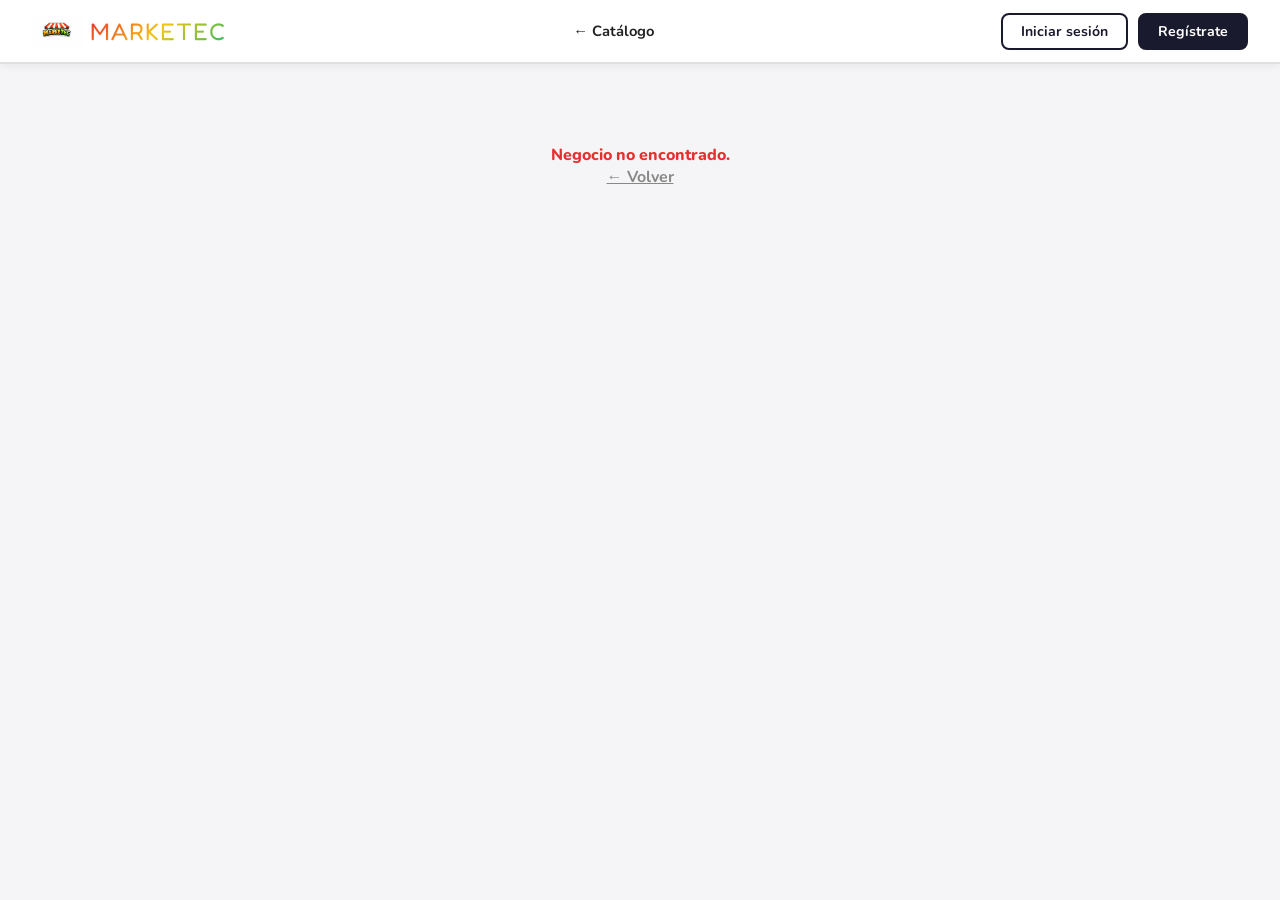
<file: negocio.html>
<!DOCTYPE html>
<html lang="es">
<head>
  <meta charset="UTF-8"/>
  <meta name="viewport" content="width=device-width, initial-scale=1.0"/>
  <title>MarkeTec — Negocio</title>
  <link rel="stylesheet" href="marketec.css"/>
  <style>
    /* HERO */
    .biz-hero {
      background:linear-gradient(135deg,var(--dark) 0%,#2d2d50 100%);
      color:white; padding:40px; display:flex; align-items:center; gap:32px;
    }
    .biz-hero-emoji { font-size:5rem; flex-shrink:0; }
    .biz-hero-info { flex:1; }
    .biz-hero-title { font-family:'Fredoka One',cursive; font-size:2.4rem; line-height:1.1; margin-bottom:8px; }
    .biz-hero-type  { opacity:.7; font-size:.95rem; font-weight:700; margin-bottom:14px; }
    .biz-hero-meta  { display:flex; gap:16px; align-items:center; flex-wrap:wrap; }
    .biz-status-badge { font-size:.88rem; font-weight:800; padding:6px 16px; border-radius:20px; }
    .status-open-badge   { background:#25d366; color:white; }
    .status-closed-badge { background:#e63030; color:white; }
    .biz-rating-hero { font-size:1.1rem; font-weight:800; }
    .biz-rating-hero .star { color:var(--yellow); }

    /* CONTENT */
    .content-wrap { max-width:1100px; margin:0 auto; padding:28px 24px 60px; display:flex; gap:28px; }
    .content-main { flex:1; min-width:0; }

    /* INFO CARDS */
    .info-row { display:grid; grid-template-columns:repeat(3,1fr); gap:16px; margin-bottom:24px; }
    .info-card { background:var(--white); border-radius:14px; padding:18px 20px; border:1.5px solid var(--border); box-shadow:var(--shadow); }
    .info-card-icon  { font-size:1.4rem; margin-bottom:8px; }
    .info-card-label { font-size:.72rem; font-weight:800; color:var(--muted); text-transform:uppercase; letter-spacing:.8px; margin-bottom:4px; }
    .info-card-value { font-weight:800; font-size:.9rem; color:var(--dark); }
    .info-card-value a { color:var(--dark); text-decoration:none; }
    .info-card-value a:hover { color:var(--red); }

    /* TABS */
    .tabs { display:flex; gap:0; border-bottom:2px solid var(--border); margin-bottom:24px; }
    .tab-btn {
      padding:12px 22px; border:none; background:none; cursor:pointer;
      font-family:'Nunito',sans-serif; font-weight:700; font-size:.9rem;
      color:var(--muted); border-bottom:3px solid transparent; margin-bottom:-2px;
      transition:all .18s;
    }
    .tab-btn.active { color:var(--dark); border-bottom-color:var(--dark); }

    /* MENU */
    .menu-grid { display:grid; grid-template-columns:repeat(auto-fill,minmax(220px,1fr)); gap:14px; }
    .menu-item {
      background:var(--white); border-radius:14px; padding:18px 18px;
      border:1.5px solid var(--border); box-shadow:var(--shadow);
      display:flex; flex-direction:column; gap:6px;
    }
    .menu-item-name  { font-weight:800; font-size:.95rem; }
    .menu-item-desc  { font-size:.82rem; color:var(--muted); flex:1; }
    .menu-item-footer{ display:flex; align-items:center; justify-content:space-between; margin-top:8px; }
    .menu-item-price { font-weight:900; font-size:1.05rem; color:var(--dark); }
    .btn-add-cart {
      background:var(--dark); color:white; border:none; border-radius:8px;
      padding:6px 14px; font-family:'Nunito',sans-serif; font-weight:800; font-size:.82rem;
      cursor:pointer; transition:background .18s;
    }
    .btn-add-cart:hover { background:var(--red); }
    .btn-add-cart.disabled { background:#ccc; cursor:not-allowed; }

    /* GALLERY */
    .gallery-grid { display:grid; grid-template-columns:repeat(auto-fill,minmax(180px,1fr)); gap:12px; }
    .gallery-item {
      aspect-ratio:1; border-radius:12px; overflow:hidden;
      background:linear-gradient(135deg,#f0f0f0,#e0e0e0);
      display:flex; align-items:center; justify-content:center; font-size:2.5rem;
      border:1.5px solid var(--border);
    }
    .gallery-item img { width:100%; height:100%; object-fit:cover; }

    /* SCHEDULE */
    .schedule-grid { display:grid; grid-template-columns:repeat(7,1fr); gap:8px; }
    .day-col { background:var(--gray-bg); border-radius:12px; padding:14px 8px; text-align:center; border:1.5px solid var(--border); }
    .day-col.today { background:var(--dark); color:white; border-color:var(--dark); }
    .day-col.closed { opacity:.5; }
    .day-name  { font-weight:800; font-size:.78rem; text-transform:uppercase; letter-spacing:.5px; margin-bottom:6px; }
    .day-hours { font-size:.78rem; font-weight:700; line-height:1.4; }

    /* REVIEWS */
    .review-form { background:var(--white); border-radius:16px; padding:24px; border:1.5px solid var(--border); box-shadow:var(--shadow); margin-bottom:24px; }
    .stars-input { display:flex; gap:6px; margin-bottom:14px; }
    .star-btn { background:none; border:none; font-size:1.6rem; cursor:pointer; color:#ddd; transition:color .15s; }
    .star-btn.active, .star-btn:hover { color:var(--yellow); }
    .review-card { background:var(--white); border-radius:14px; padding:18px 20px; border:1.5px solid var(--border); box-shadow:var(--shadow); margin-bottom:12px; }
    .review-header { display:flex; align-items:center; justify-content:space-between; margin-bottom:8px; }
    .review-user  { font-weight:800; font-size:.88rem; }
    .review-date  { font-size:.78rem; color:var(--muted); font-weight:600; }
    .review-stars { color:var(--yellow); font-size:.92rem; margin-bottom:6px; }
    .review-text  { font-size:.88rem; color:var(--text); line-height:1.55; }

    /* CART SIDEBAR */
    .cart-sidebar {
      width:280px; flex-shrink:0;
      background:var(--white); border-radius:16px; padding:22px;
      border:1.5px solid var(--border); box-shadow:var(--shadow);
      position:sticky; top:88px; align-self:flex-start;
    }
    .cart-title { font-family:'Fredoka One',cursive; font-size:1.1rem; color:var(--dark); margin-bottom:16px; display:flex; justify-content:space-between; align-items:center; }
    .cart-count { background:var(--red); color:white; font-size:.72rem; font-weight:800; padding:2px 8px; border-radius:20px; }
    .cart-empty { text-align:center; padding:30px 10px; color:var(--muted); font-size:.88rem; font-weight:700; }
    .cart-items { margin-bottom:14px; }
    .cart-item  { display:flex; align-items:center; gap:8px; margin-bottom:10px; padding-bottom:10px; border-bottom:1px solid var(--border); }
    .cart-item:last-child { border-bottom:none; margin-bottom:0; padding-bottom:0; }
    .cart-item-name  { flex:1; font-weight:700; font-size:.85rem; }
    .cart-item-price { font-weight:800; font-size:.85rem; color:var(--dark); }
    .qty-ctrl { display:flex; align-items:center; gap:4px; }
    .qty-btn { background:var(--gray-bg); border:1px solid var(--border); width:22px; height:22px; border-radius:6px; cursor:pointer; font-size:.9rem; display:flex; align-items:center; justify-content:center; font-weight:800; transition:background .15s; }
    .qty-btn:hover { background:var(--border); }
    .qty-num { font-weight:800; font-size:.85rem; min-width:18px; text-align:center; }
    .cart-total { display:flex; justify-content:space-between; font-weight:800; font-size:.95rem; padding-top:10px; border-top:2px solid var(--border); margin-bottom:14px; }
    .cart-no-pedidos { font-size:.8rem; color:var(--muted); text-align:center; margin-top:8px; }

    /* BREADCRUMB */
    .breadcrumb { max-width:1100px; margin:20px auto 0; padding:0 24px; font-size:.85rem; color:var(--muted); font-weight:600; }
    .breadcrumb a { color:var(--muted); text-decoration:none; } .breadcrumb a:hover { color:var(--text); }

    @media(max-width:900px) {
      .info-row { grid-template-columns:1fr 1fr; }
      .content-wrap { flex-direction:column; }
      .cart-sidebar { width:100%; position:static; }
      .schedule-grid { grid-template-columns:repeat(4,1fr); }
    }
  </style>
</head>
<body>

<nav>
  <a href="index.html" class="logo">
    <img src="marketec logo 1.png" class="logo-icon" alt="MarkeTec" onerror="this.style.display='none'">
    <span class="logo-text">MARKETEC</span>
  </a>
  <ul class="nav-links">
    <li><a href="index.html">← Catálogo</a></li>
  </ul>
  <div class="nav-actions"></div>
</nav>

<div id="loading" style="text-align:center;padding:80px 20px;font-weight:700;color:var(--muted)">Cargando negocio...</div>

<div id="pageContent" style="display:none">
  <!-- HERO -->
  <div class="biz-hero">
    <div class="biz-hero-emoji" id="heroEmoji">🏪</div>
    <div class="biz-hero-info">
      <div id="heroBadge"></div>
      <h1 class="biz-hero-title" id="heroTitle">Negocio</h1>
      <div class="biz-hero-type" id="heroType">Tipo</div>
      <div class="biz-hero-meta">
        <span class="biz-status-badge" id="heroStatus">—</span>
        <span class="biz-rating-hero"><span class="star">★</span> <span id="heroRating">—</span> (<span id="heroReviews">0</span> reseñas)</span>
        <span style="opacity:.7;font-size:.88rem;font-weight:700" id="heroAddr">—</span>
      </div>
    </div>
    <div style="display:flex;flex-direction:column;gap:10px;align-self:flex-start;margin-top:8px">
      <a id="btnWhatsapp" href="#" class="btn-whatsapp">💬 WhatsApp</a>
      <a id="btnCall" href="#" class="btn-outline" style="color:white;border-color:rgba(255,255,255,.4);text-decoration:none;display:flex;align-items:center;gap:8px;padding:11px 20px;font-weight:800;font-size:.9rem;border-radius:10px">📞 Llamar</a>
    </div>
  </div>

  <div class="breadcrumb">
    <a href="index.html">Inicio</a> <span>›</span> <span id="bcName">Negocio</span>
  </div>

  <div class="content-wrap">
    <!-- MAIN -->
    <div class="content-main">
      <!-- INFO CARDS -->
      <div class="info-row">
        <div class="info-card">
          <div class="info-card-icon">📍</div>
          <div class="info-card-label">Dirección</div>
          <div class="info-card-value" id="infoAddr">—</div>
        </div>
        <div class="info-card">
          <div class="info-card-icon">📞</div>
          <div class="info-card-label">Teléfono</div>
          <div class="info-card-value" id="infoPhone">—</div>
        </div>
        <div class="info-card">
          <div class="info-card-icon">🕐</div>
          <div class="info-card-label">Horario hoy</div>
          <div class="info-card-value" id="infoHorario">—</div>
        </div>
      </div>

      <!-- TABS -->
      <div class="tabs">
        <button class="tab-btn active" data-tab="menu">🍽️ Menú</button>
        <button class="tab-btn" data-tab="galeria">📷 Galería</button>
        <button class="tab-btn" data-tab="horario">📅 Horario</button>
        <button class="tab-btn" data-tab="resenas">⭐ Reseñas</button>
      </div>

      <!-- MENU -->
      <div id="tab-menu" class="tab-pane active">
        <div class="menu-grid" id="menuGrid"></div>
      </div>

      <!-- GALERÍA -->
      <div id="tab-galeria" class="tab-pane">
        <div class="gallery-grid" id="galeriaGrid"></div>
        <div id="galeriaEmpty" class="empty-state" style="display:none">
          <div class="empty-icon">📷</div>
          <p>Este negocio aún no tiene fotos</p>
        </div>
      </div>

      <!-- HORARIO -->
      <div id="tab-horario" class="tab-pane">
        <div class="schedule-grid" id="scheduleGrid"></div>
      </div>

      <!-- RESEÑAS -->
      <div id="tab-resenas" class="tab-pane">
        <div class="review-form" id="reviewForm">
          <div class="section-title" style="margin-bottom:14px">Dejar una reseña</div>
          <div class="stars-input" id="starsInput">
            <button class="star-btn" data-v="1">★</button>
            <button class="star-btn" data-v="2">★</button>
            <button class="star-btn" data-v="3">★</button>
            <button class="star-btn" data-v="4">★</button>
            <button class="star-btn" data-v="5">★</button>
          </div>
          <div class="form-group">
            <input class="form-input" id="reviewNombre" placeholder="Tu nombre o apodo"/>
          </div>
          <div class="form-group">
            <textarea class="form-textarea" id="reviewTexto" placeholder="¿Qué tal estuvo?" style="min-height:70px"></textarea>
          </div>
          <button class="btn-solid" onclick="enviarResena()">Publicar reseña</button>
        </div>
        <div id="resenasContainer"></div>
        <div id="resenasEmpty" class="empty-state" style="display:none">
          <div class="empty-icon">⭐</div>
          <p>Sé el primero en dejar una reseña</p>
        </div>
      </div>
    </div>

    <!-- CART SIDEBAR -->
    <aside class="cart-sidebar" id="cartSidebar">
      <div class="cart-title">
        🛒 Mi orden
        <span class="cart-count" id="cartCount">0</span>
      </div>
      <div id="cartBody">
        <div class="cart-empty" id="cartEmpty">Agrega platillos del menú</div>
        <div class="cart-items" id="cartItems" style="display:none"></div>
        <div class="cart-total" id="cartTotal" style="display:none">
          <span>Total</span><span id="cartTotalVal">$0</span>
        </div>
        <button id="btnPedido" class="btn-solid btn-green" style="width:100%;display:none" onclick="enviarPedido()">Enviar pedido por WhatsApp</button>
        <div class="cart-no-pedidos" id="cartNoPedidos" style="display:none">Este negocio no acepta pedidos online</div>
      </div>
    </aside>
  </div>
</div>

<script src="marketec.js"></script>
<script>
  let negocio = null;
  let selectedStars = 0;

  // Tabs
  document.querySelectorAll('.tab-btn').forEach(btn => {
    btn.addEventListener('click', () => {
      document.querySelectorAll('.tab-btn').forEach(b => b.classList.remove('active'));
      document.querySelectorAll('.tab-pane').forEach(p => p.classList.remove('active'));
      btn.classList.add('active');
      document.getElementById('tab-' + btn.dataset.tab).classList.add('active');
    });
  });

  // Stars input
  document.querySelectorAll('.star-btn').forEach(btn => {
    btn.addEventListener('click', () => {
      selectedStars = parseInt(btn.dataset.v);
      document.querySelectorAll('.star-btn').forEach(b => {
        b.classList.toggle('active', parseInt(b.dataset.v) <= selectedStars);
      });
    });
  });

  // Load
  const id = new URLSearchParams(location.search).get('id');
  setTimeout(() => {
    negocio = MT.Negocios.getById(id);
    if (!negocio) {
      document.getElementById('loading').innerHTML = '<p style="color:var(--red);font-weight:800">Negocio no encontrado.</p><a href="index.html" style="color:var(--muted)">← Volver</a>';
      return;
    }
    render();
    document.getElementById('loading').style.display = 'none';
    document.getElementById('pageContent').style.display = 'block';
  }, 300);

  function render() {
    const n = negocio;
    const abierto = n.disponible && MT.Utils.estaAbierto(n.horario);

    document.title = `MarkeTec — ${n.nombre}`;
    document.getElementById('bcName').textContent = n.nombre;
    document.getElementById('heroEmoji').textContent = n.emoji;
    document.getElementById('heroTitle').textContent = n.nombre;
    document.getElementById('heroType').textContent = n.tipo + ' · ' + n.categoria;
    document.getElementById('heroAddr').textContent = '📍 ' + n.direccion;
    document.getElementById('heroRating').textContent = n.calificacion;
    document.getElementById('heroReviews').textContent = n.total_resenas;
    document.getElementById('heroStatus').textContent = abierto ? '🟢 Abierto ahora' : '🔴 Cerrado';
    document.getElementById('heroStatus').className = 'biz-status-badge ' + (abierto ? 'status-open-badge' : 'status-closed-badge');
    document.getElementById('btnWhatsapp').href = `https://wa.me/${n.whatsapp}?text=Hola, vi tu negocio en MarkeTec`;
    document.getElementById('btnCall').href = `tel:${n.telefono}`;
    document.getElementById('infoAddr').textContent = n.direccion;
    document.getElementById('infoPhone').innerHTML = `<a href="tel:${n.telefono}">${n.telefono}</a>`;
    const hoy = MT.Utils.horarioHoy(n.horario);
    document.getElementById('infoHorario').textContent = hoy === 'Cerrado' ? '🔴 Cerrado hoy' : `🟢 ${hoy}`;

    renderMenu();
    renderGaleria();
    renderHorario();
    renderResenas();
    renderCart();

    // Cart visibility
    if (!n.acepta_pedidos && !n.hace_entregas) {
      document.getElementById('cartSidebar').style.display = 'none';
    }
  }

  function renderMenu() {
    const n = negocio;
    const grid = document.getElementById('menuGrid');
    if (!n.menu || !n.menu.length) {
      grid.innerHTML = '<div class="empty-state"><div class="empty-icon">🍽️</div><p>Menú no disponible aún</p></div>';
      return;
    }
    const puedeAgregar = n.acepta_pedidos || n.hace_entregas;
    grid.innerHTML = n.menu.map(m => `
      <div class="menu-item">
        <div class="menu-item-name">${m.nombre}</div>
        <div class="menu-item-desc">${m.descripcion}</div>
        <div class="menu-item-footer">
          <span class="menu-item-price">$${m.precio}</span>
          ${puedeAgregar
            ? `<button class="btn-add-cart" onclick="addToCart('${m.id}','${m.nombre.replace(/'/g,"\\'")}',${m.precio})">+ Agregar</button>`
            : ''
          }
        </div>
      </div>`).join('');
  }

  function renderGaleria() {
    const g = negocio.galeria || [];
    const grid = document.getElementById('galeriaGrid');
    const empty = document.getElementById('galeriaEmpty');
    if (!g.length) { grid.innerHTML = ''; empty.style.display = 'block'; return; }
    empty.style.display = 'none';
    grid.innerHTML = g.map(url => `
      <div class="gallery-item">
        <img src="${url}" alt="Foto" onerror="this.parentElement.innerHTML='📷'"/>
      </div>`).join('');
  }

  function renderHorario() {
    const dias = [
      {k:'lun',l:'Lun'},{k:'mar',l:'Mar'},{k:'mie',l:'Mié'},
      {k:'jue',l:'Jue'},{k:'vie',l:'Vie'},{k:'sab',l:'Sáb'},{k:'dom',l:'Dom'}
    ];
    const hoyKey = ['dom','lun','mar','mie','jue','vie','sab'][new Date().getDay()];
    document.getElementById('scheduleGrid').innerHTML = dias.map(d => {
      const h = negocio.horario[d.k];
      return `<div class="day-col ${d.k===hoyKey?'today':''} ${h==='Cerrado'?'closed':''}">
        <div class="day-name">${d.l}</div>
        <div class="day-hours">${(h||'Cerrado').replace('–','<br>')}</div>
      </div>`;
    }).join('');
  }

  function renderResenas() {
    const resenas = MT.Resenas.getByNegocio(negocio.id);
    const container = document.getElementById('resenasContainer');
    const empty = document.getElementById('resenasEmpty');
    if (!resenas.length) { container.innerHTML = ''; empty.style.display = 'block'; return; }
    empty.style.display = 'none';
    container.innerHTML = resenas.slice().reverse().map(r => `
      <div class="review-card">
        <div class="review-header">
          <span class="review-user">${r.usuario}</span>
          <span class="review-date">${r.fecha}</span>
        </div>
        <div class="review-stars">${'★'.repeat(r.calificacion)}${'☆'.repeat(5-r.calificacion)}</div>
        <div class="review-text">${r.comentario}</div>
      </div>`).join('');
  }

  function enviarResena() {
    const nombre = document.getElementById('reviewNombre').value.trim();
    const texto  = document.getElementById('reviewTexto').value.trim();
    if (!selectedStars) { MT.Utils.toast('Selecciona una calificación', 'error'); return; }
    if (!nombre)        { MT.Utils.toast('Escribe tu nombre', 'error'); return; }
    if (!texto)         { MT.Utils.toast('Escribe un comentario', 'error'); return; }
    MT.Resenas.add({ negocio_id: negocio.id, usuario: nombre, calificacion: selectedStars, comentario: texto });
    negocio = MT.Negocios.getById(negocio.id);
    document.getElementById('reviewNombre').value = '';
    document.getElementById('reviewTexto').value  = '';
    selectedStars = 0;
    document.querySelectorAll('.star-btn').forEach(b => b.classList.remove('active'));
    document.getElementById('heroRating').textContent  = negocio.calificacion;
    document.getElementById('heroReviews').textContent = negocio.total_resenas;
    renderResenas();
    MT.Utils.toast('¡Reseña publicada!');
  }

  /* CARRITO */
  function addToCart(mid, nombre, precio) {
    MT.Carrito.add({ id: mid, negocio_id: negocio.id, nombre, precio });
    renderCart();
    MT.Utils.toast(`${nombre} agregado`);
  }

  function renderCart() {
    const items = MT.Carrito.get().filter(x => x.negocio_id === parseInt(negocio.id));
    const count = items.reduce((s,x) => s+x.cantidad, 0);
    const total = items.reduce((s,x) => s+x.precio*x.cantidad, 0);
    document.getElementById('cartCount').textContent = count;
    const cartEmpty = document.getElementById('cartEmpty');
    const cartItems = document.getElementById('cartItems');
    const cartTotal = document.getElementById('cartTotal');
    const btnPedido = document.getElementById('btnPedido');
    const noPedidos = document.getElementById('cartNoPedidos');

    if (!items.length) {
      cartEmpty.style.display = 'block';
      cartItems.style.display = 'none';
      cartTotal.style.display = 'none';
      btnPedido.style.display = 'none';
      noPedidos.style.display = 'none';
      return;
    }
    cartEmpty.style.display = 'none';
    cartItems.style.display = 'block';
    cartTotal.style.display = 'flex';
    document.getElementById('cartTotalVal').textContent = '$' + total;

    if (negocio.acepta_pedidos || negocio.hace_entregas) {
      btnPedido.style.display = 'block';
      noPedidos.style.display = 'none';
    } else {
      btnPedido.style.display = 'none';
      noPedidos.style.display = 'block';
    }

    cartItems.innerHTML = items.map(i => `
      <div class="cart-item">
        <span class="cart-item-name">${i.nombre}</span>
        <div class="qty-ctrl">
          <button class="qty-btn" onclick="changeQty('${i.id}',${i.cantidad-1})">−</button>
          <span class="qty-num">${i.cantidad}</span>
          <button class="qty-btn" onclick="changeQty('${i.id}',${i.cantidad+1})">+</button>
        </div>
        <span class="cart-item-price">$${i.precio * i.cantidad}</span>
      </div>`).join('');
  }

  function changeQty(mid, qty) {
    MT.Carrito.updateQty(mid, parseInt(negocio.id), qty);
    renderCart();
  }

  function enviarPedido() {
    const items = MT.Carrito.get().filter(x => x.negocio_id === parseInt(negocio.id));
    if (!items.length) return;
    const lineas = items.map(i => `• ${i.nombre} x${i.cantidad} = $${i.precio*i.cantidad}`).join('\n');
    const total  = items.reduce((s,x) => s+x.precio*x.cantidad, 0);
    const msg    = `Hola, quiero hacer un pedido desde MarkeTec:\n\n${lineas}\n\n*Total: $${total}*`;
    MT.Pedidos.add({ negocio_id: negocio.id, items, total });
    MT.Carrito.clear(parseInt(negocio.id));
    renderCart();
    window.open(`https://wa.me/${negocio.whatsapp}?text=${encodeURIComponent(msg)}`, '_blank');
    MT.Utils.toast('¡Pedido enviado por WhatsApp!');
  }
</script>
</body>
</html>
</file>
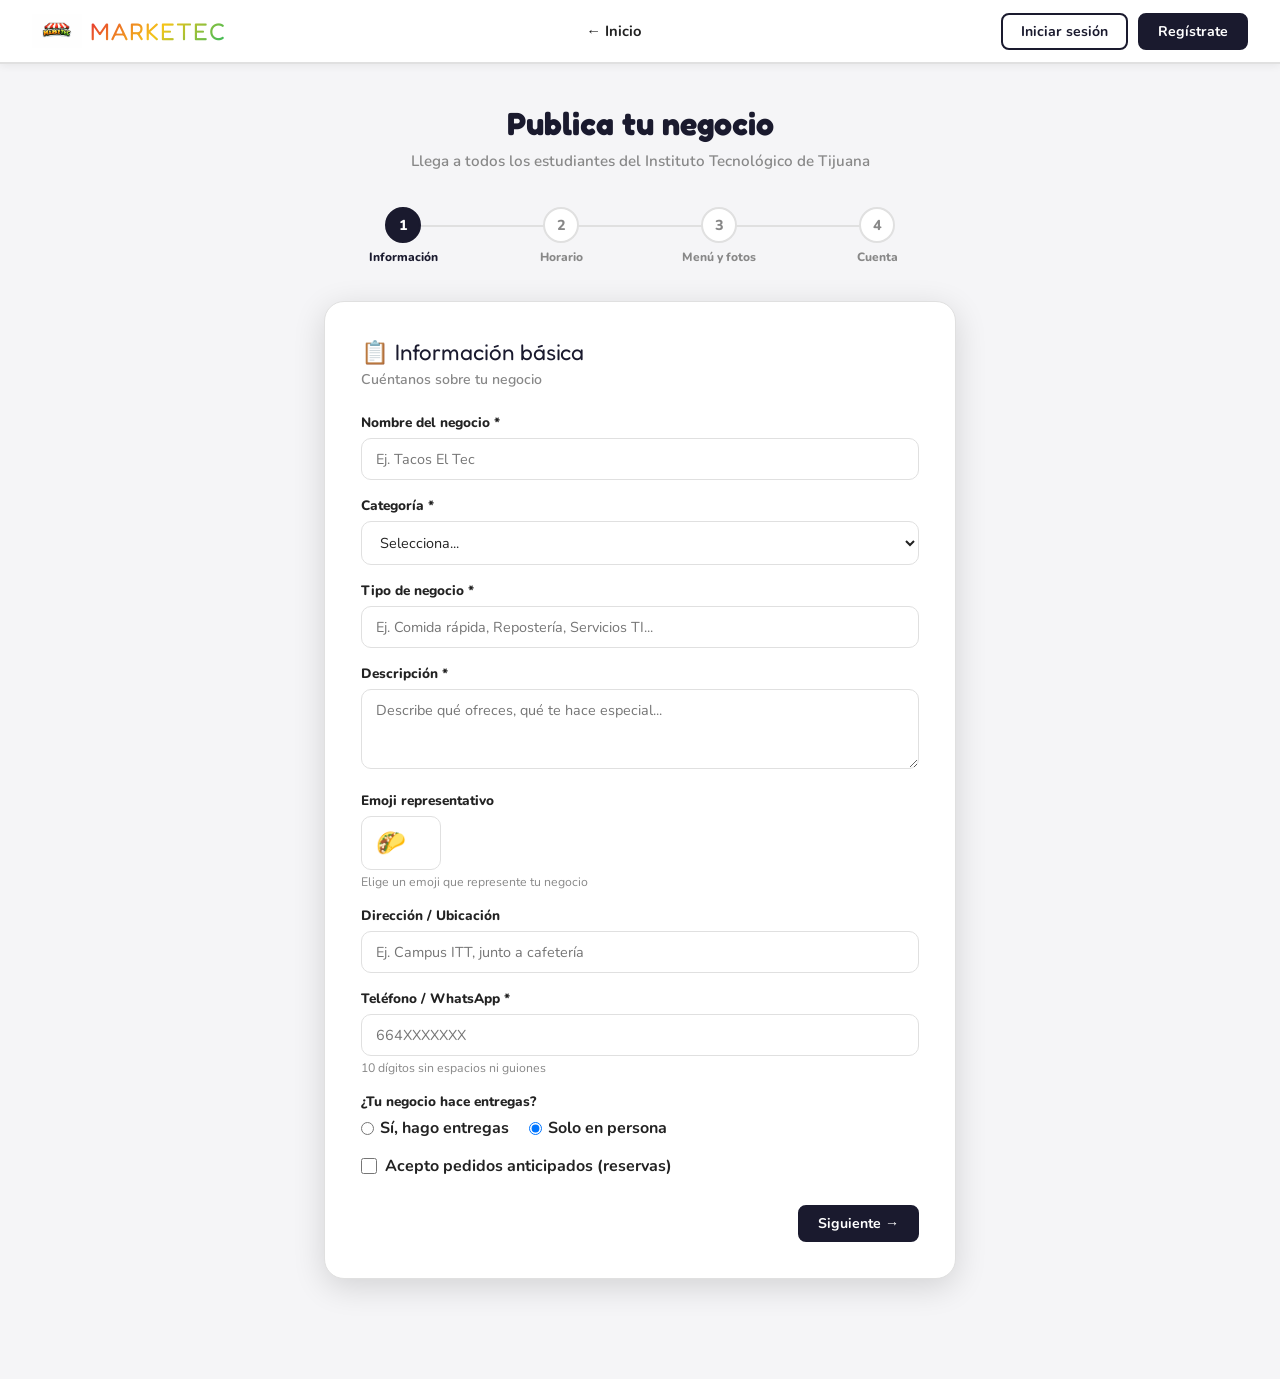
<file: registro.html>
<!DOCTYPE html>
<html lang="es">
<head>
  <meta charset="UTF-8"/>
  <meta name="viewport" content="width=device-width, initial-scale=1.0"/>
  <title>MarkeTec — Registrar negocio</title>
  <link rel="stylesheet" href="marketec.css"/>
  <style>
    body { display:flex; flex-direction:column; min-height:100vh; }
    .reg-wrap { flex:1; max-width:680px; margin:40px auto; padding:0 24px 60px; width:100%; }
    .reg-header { text-align:center; margin-bottom:36px; }
    .reg-title  { font-family:'Fredoka One',cursive; font-size:2rem; color:var(--dark); margin-bottom:8px; }
    .reg-sub    { color:var(--muted); font-size:.95rem; font-weight:600; }

    /* Steps */
    .steps { display:flex; justify-content:center; gap:0; margin-bottom:36px; position:relative; }
    .steps::before { content:''; position:absolute; top:18px; left:10%; right:10%; height:2px; background:var(--border); z-index:0; }
    .step { display:flex; flex-direction:column; align-items:center; gap:6px; position:relative; z-index:1; flex:1; }
    .step-num { width:36px; height:36px; border-radius:50%; display:flex; align-items:center; justify-content:center; font-weight:800; font-size:.9rem; border:2px solid var(--border); background:var(--white); color:var(--muted); transition:all .25s; }
    .step.active .step-num  { background:var(--dark); color:white; border-color:var(--dark); }
    .step.done   .step-num  { background:var(--green); color:white; border-color:var(--green); }
    .step-label { font-size:.75rem; font-weight:800; color:var(--muted); text-align:center; }
    .step.active .step-label { color:var(--dark); }

    /* Card */
    .step-card { background:var(--white); border-radius:20px; padding:36px; border:1.5px solid var(--border); box-shadow:var(--shadow-lg); animation:fadeUp .35s ease both; }
    .step-card-title { font-family:'Fredoka One',cursive; font-size:1.4rem; color:var(--dark); margin-bottom:4px; }
    .step-card-sub   { color:var(--muted); font-size:.88rem; font-weight:600; margin-bottom:24px; }

    /* Horario */
    .horario-grid { display:grid; gap:8px; }
    .horario-row  { display:grid; grid-template-columns:80px 1fr 1fr; gap:10px; align-items:center; }
    .horario-dia  { font-weight:800; font-size:.88rem; }
    .horario-cerrado { display:flex; align-items:center; gap:6px; grid-column:2/4; font-size:.85rem; font-weight:700; cursor:pointer; }

    /* Menu builder */
    .menu-list { margin-bottom:16px; }
    .menu-row  { display:flex; align-items:center; gap:10px; margin-bottom:8px; background:var(--gray-bg); padding:10px 12px; border-radius:10px; }
    .menu-row-name  { flex:1; font-weight:700; font-size:.88rem; }
    .menu-row-price { font-weight:800; font-size:.88rem; color:var(--dark); }
    .menu-row-del   { background:none; border:none; color:var(--red); cursor:pointer; font-size:1.1rem; }
    .menu-add-form  { display:grid; grid-template-columns:1fr 90px; gap:8px; margin-bottom:8px; }
    .menu-desc-row  { margin-bottom:8px; }

    /* Nav buttons */
    .step-nav { display:flex; justify-content:space-between; margin-top:28px; }

    @keyframes fadeUp { from{opacity:0;transform:translateY(14px)} to{opacity:1;transform:translateY(0)} }
  </style>
</head>
<body>
<nav>
  <a href="index.html" class="logo">
    <img src="marketec logo 1.png" class="logo-icon" alt="" onerror="this.style.display='none'">
    <span class="logo-text">MARKETEC</span>
  </a>
  <ul class="nav-links"><li><a href="index.html">← Inicio</a></li></ul>
  <div class="nav-actions"></div>
</nav>

<div class="reg-wrap">
  <div class="reg-header">
    <h1 class="reg-title">Publica tu negocio</h1>
    <p class="reg-sub">Llega a todos los estudiantes del Instituto Tecnológico de Tijuana</p>
  </div>

  <!-- STEPS -->
  <div class="steps" id="stepsBar">
    <div class="step active" id="step-ind-1"><div class="step-num">1</div><div class="step-label">Información</div></div>
    <div class="step"        id="step-ind-2"><div class="step-num">2</div><div class="step-label">Horario</div></div>
    <div class="step"        id="step-ind-3"><div class="step-num">3</div><div class="step-label">Menú y fotos</div></div>
    <div class="step"        id="step-ind-4"><div class="step-num">4</div><div class="step-label">Cuenta</div></div>
  </div>

  <!-- STEP 1: Información básica -->
  <div class="step-card" id="pane1">
    <div class="step-card-title">📋 Información básica</div>
    <div class="step-card-sub">Cuéntanos sobre tu negocio</div>
    <div class="form-group">
      <label class="form-label">Nombre del negocio *</label>
      <input class="form-input" id="s1Nombre" placeholder="Ej. Tacos El Tec"/>
    </div>
    <div class="form-group">
      <label class="form-label">Categoría *</label>
      <select class="form-select" id="s1Cat">
        <option value="">Selecciona...</option>
        <option>Comida</option><option>Antojitos</option><option>Desayunos</option>
        <option>Mariscos</option><option>Bebidas</option><option>Postres</option><option>Servicios</option>
      </select>
    </div>
    <div class="form-group">
      <label class="form-label">Tipo de negocio *</label>
      <input class="form-input" id="s1Tipo" placeholder="Ej. Comida rápida, Repostería, Servicios TI..."/>
    </div>
    <div class="form-group">
      <label class="form-label">Descripción *</label>
      <textarea class="form-textarea" id="s1Desc" placeholder="Describe qué ofreces, qué te hace especial..."></textarea>
    </div>
    <div class="form-group">
      <label class="form-label">Emoji representativo</label>
      <input class="form-input" id="s1Emoji" placeholder="🌮" maxlength="2" style="font-size:1.5rem;width:80px"/>
      <div class="form-hint">Elige un emoji que represente tu negocio</div>
    </div>
    <div class="form-group">
      <label class="form-label">Dirección / Ubicación</label>
      <input class="form-input" id="s1Dir" placeholder="Ej. Campus ITT, junto a cafetería"/>
    </div>
    <div class="form-group">
      <label class="form-label">Teléfono / WhatsApp *</label>
      <input class="form-input" id="s1Tel" type="tel" placeholder="664XXXXXXX"/>
      <div class="form-hint">10 dígitos sin espacios ni guiones</div>
    </div>
    <div class="form-group">
      <label class="form-label">¿Tu negocio hace entregas?</label>
      <div style="display:flex;gap:20px;margin-top:6px">
        <label style="display:flex;align-items:center;gap:6px;cursor:pointer;font-weight:700">
          <input type="radio" name="entregas" value="si"/> Sí, hago entregas
        </label>
        <label style="display:flex;align-items:center;gap:6px;cursor:pointer;font-weight:700">
          <input type="radio" name="entregas" value="no" checked/> Solo en persona
        </label>
      </div>
    </div>
    <div class="form-group">
      <label style="display:flex;align-items:center;gap:8px;cursor:pointer;font-weight:700">
        <input type="checkbox" id="s1Pedidos" style="width:16px;height:16px;accent-color:var(--dark)"/>
        Acepto pedidos anticipados (reservas)
      </label>
    </div>
    <div class="step-nav">
      <span></span>
      <button class="btn-solid" onclick="goStep(2)">Siguiente →</button>
    </div>
  </div>

  <!-- STEP 2: Horario -->
  <div class="step-card" id="pane2" style="display:none">
    <div class="step-card-title">📅 Horario semanal</div>
    <div class="step-card-sub">¿Cuándo estás disponible?</div>
    <div class="horario-grid" id="horarioGrid"></div>
    <div class="step-nav">
      <button class="btn-outline" onclick="goStep(1)">← Atrás</button>
      <button class="btn-solid"   onclick="goStep(3)">Siguiente →</button>
    </div>
  </div>

  <!-- STEP 3: Menú y galería -->
  <div class="step-card" id="pane3" style="display:none">
    <div class="step-card-title">🍽️ Menú y galería</div>
    <div class="step-card-sub">Agrega tus productos o servicios</div>

    <div class="form-label" style="margin-bottom:10px">Productos / servicios</div>
    <div class="menu-list" id="menuList"></div>
    <div class="menu-add-form">
      <input class="form-input" id="mNombre" placeholder="Nombre del producto"/>
      <input class="form-input" id="mPrecio" type="number" placeholder="$Precio"/>
    </div>
    <div class="menu-desc-row">
      <input class="form-input" id="mDesc" placeholder="Descripción breve (opcional)"/>
    </div>
    <button class="btn-outline btn-sm" onclick="addMenuItem()">+ Agregar producto</button>

    <hr style="border:none;border-top:1.5px solid var(--border);margin:24px 0"/>

    <div class="form-label" style="margin-bottom:10px">Fotos del negocio (URLs)</div>
    <div id="galeria-list"></div>
    <div style="display:flex;gap:8px;margin-top:8px">
      <input class="form-input" id="gUrl" placeholder="https://... (URL de imagen)"/>
      <button class="btn-outline btn-sm" onclick="addGaleriaUrl()" style="white-space:nowrap">+ Agregar</button>
    </div>
    <div class="form-hint">Puedes agregar URLs de imágenes de tus platillos o local</div>

    <div class="step-nav">
      <button class="btn-outline" onclick="goStep(2)">← Atrás</button>
      <button class="btn-solid"   onclick="goStep(4)">Siguiente →</button>
    </div>
  </div>

  <!-- STEP 4: Cuenta -->
  <div class="step-card" id="pane4" style="display:none">
    <div class="step-card-title">👤 Cuenta de vendedor</div>
    <div class="step-card-sub">Crea tu cuenta para gestionar tu negocio</div>
    <div id="s4LoggedIn" style="display:none">
      <div class="demo-hint">✅ Ya tienes sesión iniciada. Tu negocio quedará vinculado a tu cuenta.</div>
    </div>
    <div id="s4Form">
      <div class="form-group">
        <label class="form-label">Nombre completo *</label>
        <input class="form-input" id="s4Nombre" placeholder="Tu nombre"/>
      </div>
      <div class="form-group">
        <label class="form-label">Correo electrónico *</label>
        <input class="form-input" id="s4Email" type="email" placeholder="tu@tec.mx"/>
      </div>
      <div class="form-group">
        <label class="form-label">Contraseña *</label>
        <input class="form-input" id="s4Pass" type="password" placeholder="Mínimo 4 caracteres"/>
      </div>
    </div>
    <div id="s4Error" class="form-error" style="display:none;margin-bottom:12px"></div>
    <div style="background:var(--gray-bg);border-radius:12px;padding:16px;margin-bottom:20px">
      <p style="font-size:.85rem;font-weight:700;color:var(--muted)">🔍 Tu negocio será revisado por nuestro equipo antes de publicarse. Te avisaremos por correo.</p>
    </div>
    <div class="step-nav">
      <button class="btn-outline" onclick="goStep(3)">← Atrás</button>
      <button class="btn-solid btn-green" onclick="enviarRegistro()">✓ Publicar negocio</button>
    </div>
  </div>
</div>

<script src="marketec.js"></script>
<script>
  let currentStep = 1;
  let menuItems   = [];
  let galeriaUrls = [];

  const DIAS = ['lun','mar','mie','jue','vie','sab','dom'];
  const DIAS_L = ['Lunes','Martes','Miércoles','Jueves','Viernes','Sábado','Domingo'];

  /* ── Horario grid ── */
  function buildHorario() {
    document.getElementById('horarioGrid').innerHTML = DIAS.map((d,i) => `
      <div class="horario-row" id="row-${d}">
        <span class="horario-dia">${DIAS_L[i]}</span>
        <input class="form-input" id="hi-${d}" type="time" value="${i<5?'08:00':'09:00'}"/>
        <input class="form-input" id="hf-${d}" type="time" value="${i<5?'18:00':'14:00'}"/>
      </div>
      <div style="margin-bottom:6px;padding-left:4px">
        <label class="horario-cerrado">
          <input type="checkbox" id="hc-${d}" ${i>=6?'checked':''} onchange="toggleDia('${d}')"/>
          Cerrado este día
        </label>
      </div>`).join('');
    DIAS.forEach(d => toggleDia(d));
  }

  function toggleDia(d) {
    const c = document.getElementById('hc-' + d).checked;
    document.getElementById('hi-' + d).disabled = c;
    document.getElementById('hf-' + d).disabled = c;
    document.getElementById('row-' + d).style.opacity = c ? '.4' : '1';
  }

  function getHorario() {
    const h = {};
    DIAS.forEach(d => {
      if (document.getElementById('hc-' + d).checked) { h[d] = 'Cerrado'; return; }
      const ini = document.getElementById('hi-' + d).value;
      const fin = document.getElementById('hf-' + d).value;
      h[d] = `${ini}–${fin}`;
    });
    return h;
  }

  /* ── Menu ── */
  function renderMenuList() {
    document.getElementById('menuList').innerHTML = menuItems.length
      ? menuItems.map((m,i) => `
          <div class="menu-row">
            <span class="menu-row-name">${m.nombre}</span>
            <span class="menu-row-price">$${m.precio}</span>
            <span style="font-size:.78rem;color:var(--muted);flex:1;padding-left:8px">${m.descripcion||''}</span>
            <button class="menu-row-del" onclick="removeMenuItem(${i})">✕</button>
          </div>`).join('')
      : '<div style="color:var(--muted);font-size:.85rem;font-weight:700;margin-bottom:8px">Aún no hay productos. Agrega al menos uno.</div>';
  }

  function addMenuItem() {
    const nombre = document.getElementById('mNombre').value.trim();
    const precio = parseFloat(document.getElementById('mPrecio').value);
    const desc   = document.getElementById('mDesc').value.trim();
    if (!nombre || !precio) { MT.Utils.toast('Escribe nombre y precio', 'error'); return; }
    menuItems.push({ id: 'm' + Date.now(), nombre, precio, descripcion: desc });
    document.getElementById('mNombre').value = '';
    document.getElementById('mPrecio').value = '';
    document.getElementById('mDesc').value   = '';
    renderMenuList();
  }

  function removeMenuItem(i) { menuItems.splice(i, 1); renderMenuList(); }

  /* ── Galería ── */
  function renderGaleria() {
    document.getElementById('galeria-list').innerHTML = galeriaUrls.map((u,i) => `
      <div style="display:flex;align-items:center;gap:8px;margin-bottom:6px;background:var(--gray-bg);padding:8px 12px;border-radius:8px">
        <span style="font-size:.82rem;font-weight:700;flex:1;overflow:hidden;text-overflow:ellipsis;white-space:nowrap">${u}</span>
        <button style="background:none;border:none;color:var(--red);cursor:pointer" onclick="removeGaleria(${i})">✕</button>
      </div>`).join('');
  }

  function addGaleriaUrl() {
    const url = document.getElementById('gUrl').value.trim();
    if (!url) return;
    galeriaUrls.push(url);
    document.getElementById('gUrl').value = '';
    renderGaleria();
  }

  function removeGaleria(i) { galeriaUrls.splice(i, 1); renderGaleria(); }

  /* ── Steps ── */
  function goStep(n) {
    if (n > currentStep && !validateStep(currentStep)) return;
    document.getElementById('pane' + currentStep).style.display = 'none';
    document.getElementById('step-ind-' + currentStep).classList.remove('active');
    document.getElementById('step-ind-' + currentStep).classList.add('done');
    currentStep = n;
    document.getElementById('pane' + n).style.display = 'block';
    document.getElementById('step-ind-' + n).classList.add('active');
    document.getElementById('step-ind-' + n).classList.remove('done');
    window.scrollTo({ top: 0, behavior: 'smooth' });
    if (n === 2) buildHorario();
    if (n === 3) renderMenuList();
    if (n === 4) checkAuth4();
  }

  function validateStep(n) {
    if (n === 1) {
      if (!document.getElementById('s1Nombre').value.trim()) { MT.Utils.toast('Escribe el nombre del negocio', 'error'); return false; }
      if (!document.getElementById('s1Cat').value)           { MT.Utils.toast('Selecciona una categoría', 'error'); return false; }
      if (!document.getElementById('s1Tipo').value.trim())   { MT.Utils.toast('Escribe el tipo de negocio', 'error'); return false; }
      if (!document.getElementById('s1Desc').value.trim())   { MT.Utils.toast('Escribe una descripción', 'error'); return false; }
      if (!document.getElementById('s1Tel').value.trim())    { MT.Utils.toast('Escribe tu teléfono', 'error'); return false; }
    }
    return true;
  }

  function checkAuth4() {
    const user = MT.Auth.current();
    if (user) {
      document.getElementById('s4LoggedIn').style.display = 'block';
      document.getElementById('s4Form').style.display = 'none';
    } else {
      document.getElementById('s4LoggedIn').style.display = 'none';
      document.getElementById('s4Form').style.display = 'block';
    }
  }

  /* ── Enviar ── */
  function enviarRegistro() {
    let user = MT.Auth.current();
    const err = document.getElementById('s4Error');

    if (!user) {
      const nombre = document.getElementById('s4Nombre').value.trim();
      const email  = document.getElementById('s4Email').value.trim();
      const pass   = document.getElementById('s4Pass').value;
      if (!nombre || !email || !pass) { err.textContent = 'Completa todos los campos'; err.style.display = 'block'; return; }
      const result = MT.Auth.register({ nombre, email, password: pass, rol: 'emprendedor', avatar: '👤' });
      if (result.error) { err.textContent = result.error; err.style.display = 'block'; return; }
      user = MT.Auth.login(email, pass);
    }

    const entregas = document.querySelector('input[name="entregas"]:checked')?.value === 'si';
    const negocio = MT.Negocios.save({
      nombre:        document.getElementById('s1Nombre').value.trim(),
      categoria:     document.getElementById('s1Cat').value,
      tipo:          document.getElementById('s1Tipo').value.trim(),
      descripcion:   document.getElementById('s1Desc').value.trim(),
      emoji:         document.getElementById('s1Emoji').value.trim() || '🏪',
      direccion:     document.getElementById('s1Dir').value.trim(),
      telefono:      document.getElementById('s1Tel').value.trim(),
      whatsapp:      '52' + document.getElementById('s1Tel').value.trim(),
      hace_entregas: entregas,
      acepta_pedidos:document.getElementById('s1Pedidos').checked,
      horario:       getHorario(),
      menu:          menuItems,
      galeria:       galeriaUrls,
      calificacion:  0, total_resenas: 0,
      disponible:    false, estado: 'pendiente',
      dueno_id:      user.id,
      slug:          MT.Utils.slug(document.getElementById('s1Nombre').value.trim()),
    });

    MT.Auth.updateUser(user.id, { negocio_id: negocio.id, rol: 'emprendedor' });

    MT.Utils.toast('¡Negocio enviado para revisión!');
    setTimeout(() => window.location.href = 'dashboard.html', 1200);
  }

  renderMenuList();
</script>
</body>
</html>
</file>
<file: marketec.css>
@import url('https://fonts.googleapis.com/css2?family=Nunito:wght@400;600;700;800;900&family=Fredoka+One&display=swap');

*, *::before, *::after { box-sizing: border-box; margin: 0; padding: 0; }

:root {
  --red:     #e63030;
  --yellow:  #f5c518;
  --green:   #2dba5e;
  --dark:    #1a1a2e;
  --gray-bg: #f5f5f7;
  --white:   #ffffff;
  --border:  #e0e0e0;
  --text:    #222;
  --muted:   #888;
  --accent:  #ff6b35;
  --shadow:        0 2px 12px rgba(0,0,0,0.09);
  --shadow-lg:     0 8px 32px rgba(0,0,0,0.14);
}

body { font-family:'Nunito',sans-serif; background:var(--gray-bg); color:var(--text); min-height:100vh; }

/* ── NAVBAR ── */
nav {
  background:var(--white); border-bottom:2px solid var(--border);
  padding:0 32px; height:64px;
  display:flex; align-items:center; justify-content:space-between;
  position:sticky; top:0; z-index:200;
  box-shadow:0 2px 8px rgba(0,0,0,0.06);
}
.logo { display:flex; align-items:center; gap:8px; text-decoration:none; }
.logo-icon { width:50px; height:50px; object-fit:contain; }
.logo-text {
  font-family:'Fredoka One',cursive; font-size:1.5rem; letter-spacing:1px;
  background:linear-gradient(135deg,var(--red),var(--yellow),var(--green));
  -webkit-background-clip:text; -webkit-text-fill-color:transparent; background-clip:text;
}
.nav-links { display:flex; align-items:center; gap:28px; list-style:none; }
.nav-links a { text-decoration:none; color:var(--text); font-weight:700; font-size:.92rem; transition:color .2s; }
.nav-links a:hover { color:var(--red); }
.nav-actions { display:flex; align-items:center; gap:10px; }

/* ── BUTTONS ── */
.btn-outline {
  border:2px solid var(--dark); background:transparent; color:var(--dark);
  padding:7px 18px; border-radius:8px;
  font-family:'Nunito',sans-serif; font-weight:700; font-size:.88rem;
  cursor:pointer; transition:all .18s;
}
.btn-outline:hover { background:var(--dark); color:white; }
.btn-solid {
  border:2px solid var(--dark); background:var(--dark); color:white;
  padding:7px 18px; border-radius:8px;
  font-family:'Nunito',sans-serif; font-weight:700; font-size:.88rem;
  cursor:pointer; transition:all .18s;
}
.btn-solid:hover { background:#333; }
.btn-red    { background:var(--red)!important;   border-color:var(--red)!important;   color:white!important; }
.btn-green  { background:var(--green)!important; border-color:var(--green)!important; color:white!important; }
.btn-yellow { background:var(--yellow)!important;border-color:var(--yellow)!important;color:var(--dark)!important; }
.btn-sm     { padding:5px 12px!important; font-size:.8rem!important; }

/* ── BADGES ── */
.badge {
  display:inline-block; font-size:.72rem; font-weight:800; padding:3px 10px;
  border-radius:20px; text-transform:uppercase; letter-spacing:.5px;
}
.badge-green  { background:var(--green);  color:white; }
.badge-red    { background:var(--red);    color:white; }
.badge-yellow { background:var(--yellow); color:var(--dark); }
.badge-gray   { background:#eee;          color:var(--muted); }

/* ── CARDS ── */
.card {
  background:var(--white); border-radius:16px; border:1.5px solid var(--border);
  box-shadow:var(--shadow); overflow:hidden;
}
.card-body { padding:20px 22px; }
.card-title { font-family:'Fredoka One',cursive; font-size:1.1rem; color:var(--dark); margin-bottom:6px; }

/* ── FORM ── */
.form-group { margin-bottom:16px; }
.form-label { display:block; font-weight:800; font-size:.85rem; margin-bottom:6px; }
.form-input, .form-select, .form-textarea {
  width:100%; padding:10px 14px; border:1.5px solid var(--border); border-radius:10px;
  font-family:'Nunito',sans-serif; font-size:.9rem; outline:none; transition:border .2s;
  background:var(--white); color:var(--text);
}
.form-input:focus, .form-select:focus, .form-textarea:focus { border-color:#999; }
.form-textarea { resize:vertical; min-height:80px; }
.form-hint { font-size:.77rem; color:var(--muted); margin-top:4px; }
.form-error { font-size:.78rem; color:var(--red); margin-top:4px; font-weight:700; }

/* ── FOOTER ── */
footer {
  background:var(--white); border-top:2px solid var(--border);
  padding:48px 64px 36px;
}
.footer-inner { max-width:1400px; margin:0 auto; display:flex; gap:64px; align-items:flex-start; }
.footer-brand { flex-shrink:0; }
.footer-logo-text {
  font-family:'Fredoka One',cursive; font-size:1.6rem;
  background:linear-gradient(135deg,var(--red),var(--yellow),var(--green));
  -webkit-background-clip:text; -webkit-text-fill-color:transparent; background-clip:text;
}
.social-icons { display:flex; gap:14px; margin-top:16px; }
.social-icons a { width:32px; height:32px; display:flex; align-items:center; justify-content:center; color:var(--text); font-size:1.1rem; transition:color .2s; text-decoration:none; }
.social-icons a:hover { color:var(--red); }
.footer-cols { display:flex; gap:64px; flex:1; }
.footer-col h4 { font-weight:800; font-size:.9rem; margin-bottom:16px; }
.footer-col ul { list-style:none; display:flex; flex-direction:column; gap:10px; }
.footer-col ul li a { text-decoration:none; color:var(--muted); font-size:.85rem; font-weight:600; transition:color .18s; }
.footer-col ul li a:hover { color:var(--text); }

/* ── MODAL ── */
.modal-overlay {
  position:fixed; inset:0; background:rgba(0,0,0,.5); z-index:500;
  display:flex; align-items:center; justify-content:center; padding:20px;
  opacity:0; pointer-events:none; transition:opacity .25s;
}
.modal-overlay.open { opacity:1; pointer-events:all; }
.modal-box {
  background:var(--white); border-radius:20px; padding:36px;
  max-width:520px; width:100%; box-shadow:var(--shadow-lg);
  transform:translateY(20px); transition:transform .25s;
}
.modal-overlay.open .modal-box { transform:translateY(0); }
.modal-title { font-family:'Fredoka One',cursive; font-size:1.4rem; color:var(--dark); margin-bottom:20px; }
.modal-actions { display:flex; gap:10px; justify-content:flex-end; margin-top:24px; }

/* ── STARS ── */
.stars { color:var(--yellow); font-size:1rem; letter-spacing:1px; }

/* ── ANIMATIONS ── */
@keyframes fadeUp {
  from { opacity:0; transform:translateY(18px); }
  to   { opacity:1; transform:translateY(0); }
}
.fadeup { animation:fadeUp .4s ease both; }

/* ── TABS ── */
.tabs { display:flex; gap:4px; border-bottom:2px solid var(--border); margin-bottom:24px; }
.tab-btn {
  padding:10px 20px; border:none; background:none; cursor:pointer;
  font-family:'Nunito',sans-serif; font-weight:700; font-size:.9rem;
  color:var(--muted); border-bottom:3px solid transparent; margin-bottom:-2px;
  transition:all .18s;
}
.tab-btn.active { color:var(--dark); border-bottom-color:var(--dark); }
.tab-pane { display:none; }
.tab-pane.active { display:block; }

/* ── SECTION TITLE ── */
.section-title { font-family:'Fredoka One',cursive; font-size:1.4rem; color:var(--dark); margin-bottom:18px; }

/* ── EMPTY STATE ── */
.empty-state { text-align:center; padding:60px 20px; color:var(--muted); }
.empty-state .empty-icon { font-size:3rem; margin-bottom:12px; }
.empty-state p { font-weight:700; font-size:.95rem; }

/* ── TABLE ── */
.mt-table { width:100%; border-collapse:collapse; font-size:.88rem; }
.mt-table th { background:var(--gray-bg); font-weight:800; font-size:.8rem; text-transform:uppercase; letter-spacing:.5px; padding:10px 14px; text-align:left; }
.mt-table td { padding:10px 14px; border-bottom:1px solid var(--border); vertical-align:middle; }
.mt-table tr:last-child td { border-bottom:none; }
.mt-table tr:hover td { background:#fafafa; }

/* ── CATEGORY CHIPS ── */
.cat-chips { display:flex; gap:8px; flex-wrap:wrap; margin-bottom:20px; }
.cat-chip {
  padding:6px 16px; border-radius:20px; border:1.5px solid var(--border);
  background:var(--white); font-family:'Nunito',sans-serif; font-weight:700; font-size:.82rem;
  cursor:pointer; transition:all .18s; color:var(--text);
}
.cat-chip:hover { border-color:#999; }
.cat-chip.active { background:var(--dark); color:white; border-color:var(--dark); }

/* ── WHATSAPP BTN ── */
.btn-whatsapp {
  display:inline-flex; align-items:center; gap:8px;
  background:#25d366; color:white; padding:11px 20px; border-radius:10px;
  font-family:'Nunito',sans-serif; font-weight:800; font-size:.9rem;
  text-decoration:none; border:none; cursor:pointer;
  transition:background .18s, transform .15s;
}
.btn-whatsapp:hover { background:#1ebe5d; transform:translateY(-2px); }
</file>
